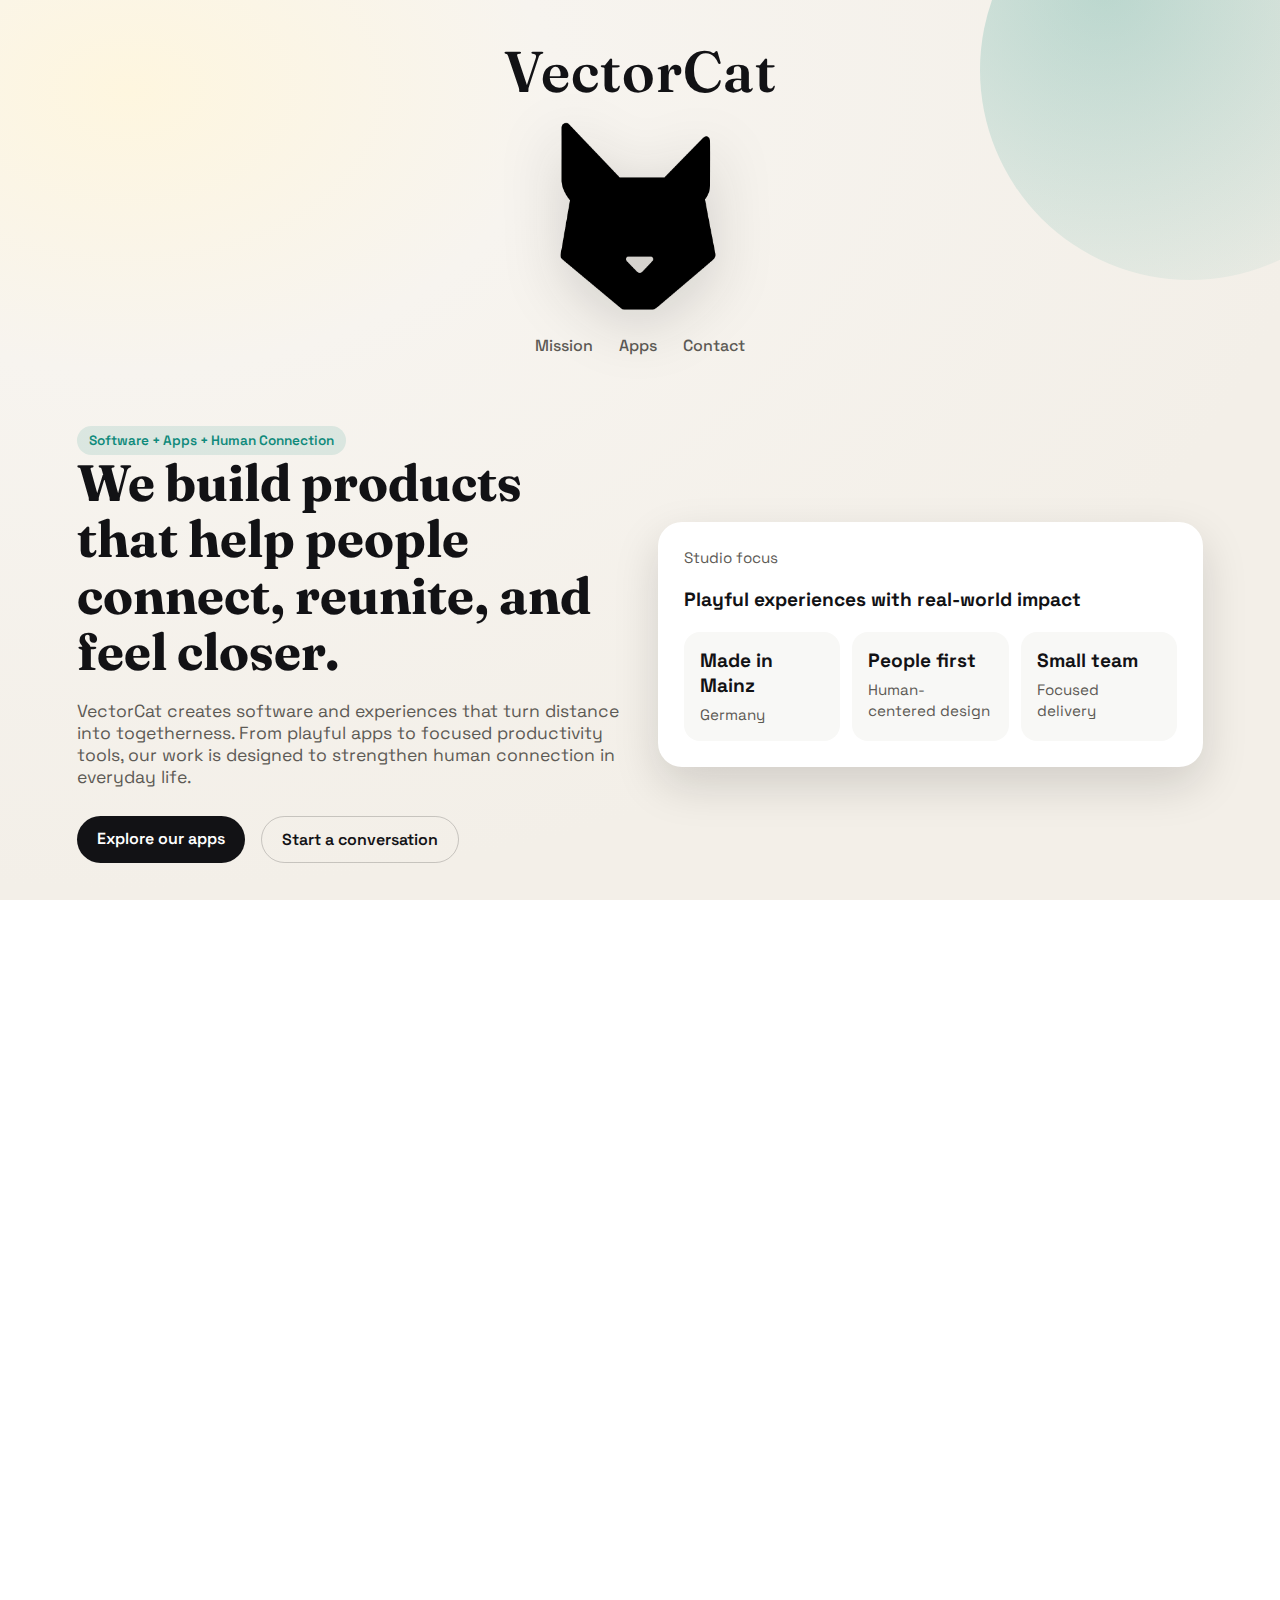
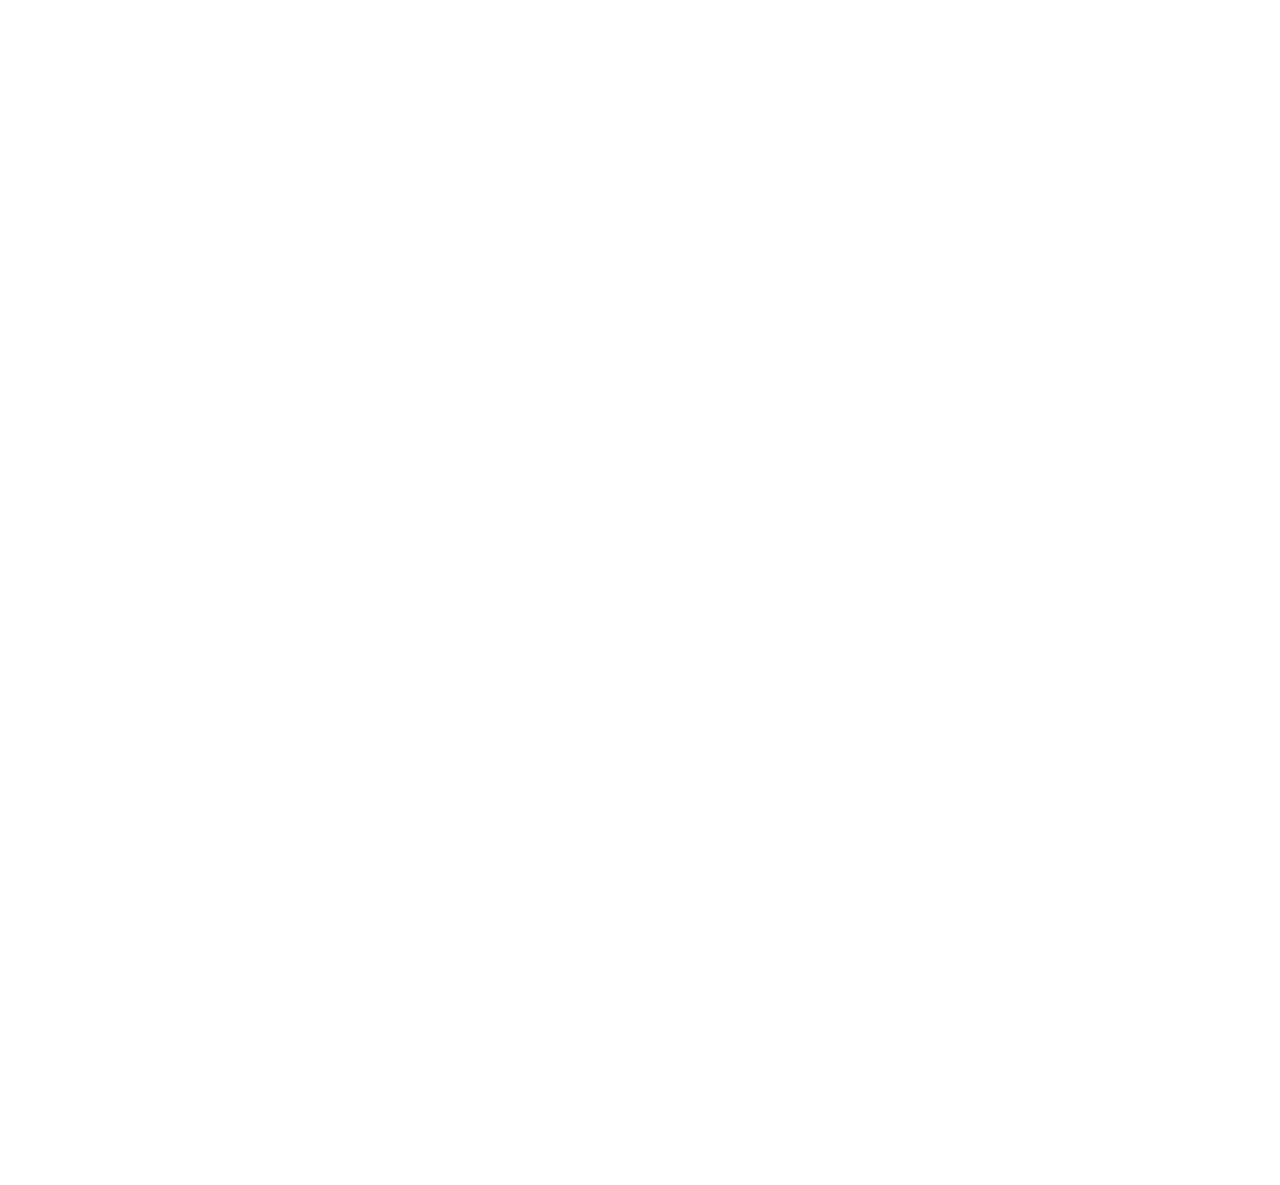
<file: index.html>
<!doctype html>
<html lang="en">
  <head>
    <meta charset="utf-8" />
    <meta name="viewport" content="width=device-width, initial-scale=1" />
    <title>VectorCat | Software & Apps for Human Connection</title>
    <meta name="description" content="VectorCat builds software and apps that bring people together and strengthen human connection." />
    <link rel="canonical" href="https://vectorcat.net/" />
    <script type="application/ld+json">
      {
        "@context": "https://schema.org",
        "@graph": [
          {
            "@type": "Organization",
            "@id": "https://vectorcat.net/#organization",
            "name": "VectorCat",
            "url": "https://vectorcat.net/",
            "logo": "https://vectorcat.net/Logo_free_nose.png"
          },
          {
            "@type": "WebSite",
            "@id": "https://vectorcat.net/#website",
            "url": "https://vectorcat.net/",
            "name": "VectorCat",
            "publisher": {
              "@id": "https://vectorcat.net/#organization"
            }
          },
          {
            "@type": "BreadcrumbList",
            "@id": "https://vectorcat.net/#breadcrumbs",
            "itemListElement": [
              {
                "@type": "ListItem",
                "position": 1,
                "name": "Home",
                "item": "https://vectorcat.net/"
              }
            ]
          }
        ]
      }
    </script>
    <link rel="icon" type="image/png" href="Logo_free_nose.png" />
    <link rel="preconnect" href="https://fonts.googleapis.com" />
    <link rel="preconnect" href="https://fonts.gstatic.com" crossorigin />
    <link href="https://fonts.googleapis.com/css2?family=Space+Grotesk:wght@400;500;600;700&family=Fraunces:opsz,wght@9..144,600&display=swap" rel="stylesheet" />
    <link rel="stylesheet" href="style.css" />
  </head>
  <body>
    <div class="page">
      <header>
        <nav class="nav">
          <div class="logo-block">
            <div class="brand">VectorCat</div>
            <img src="Logo_free_nose.png" alt="VectorCat logo mark" />
          </div>
          <div class="nav-links">
            <a href="#mission">Mission</a>
            <a href="#apps">Apps</a>
            <a href="#kontakt">Contact</a>
            <!-- <a href="imprint/">Imprint</a> -->
            <!-- <a href="privacy/">Privacy</a> -->
          </div>
        </nav>
      </header>

      <main>
        <section class="hero">
          <div>
            <div class="tag">Software + Apps + Human Connection</div>
            <h1>We build products that help people connect, reunite, and feel closer.</h1>
            <p>
              VectorCat creates software and experiences that turn distance into togetherness. From playful apps to
              focused productivity tools, our work is designed to strengthen human connection in everyday life.
            </p>
            <div class="hero-actions">
              <a class="cta" href="#apps">Explore our apps</a>
              <a class="ghost" href="#kontakt">Start a conversation</a>
            </div>
          </div>
          <div class="hero-card" aria-label="Studio highlights">
            <span>Studio focus</span>
            <strong>Playful experiences with real-world impact</strong>
            <div class="metrics">
              <div class="metric">
                <h3>Made in Mainz</h3>
                <span>Germany</span>
              </div>
              <div class="metric">
                <h3>People first</h3>
                <span>Human-centered design</span>
              </div>
              <div class="metric">
                <h3>Small team</h3>
                <span>Focused delivery</span>
              </div>
            </div>
          </div>
        </section>

        <section id="mission" class="section">
          <h2>Our mission</h2>
          <p class="section-lead">We craft digital experiences that feel warm, modern, and meaningful.</p>
          <div class="grid">
            <div class="card">
              <h3>Build connection</h3>
              <p>We design interactions that help people reach each other faster and feel seen.</p>
            </div>
            <div class="card">
              <h3>Playful focus</h3>
              <p>Games and apps that turn focus, patience, and curiosity into joyful routines.</p>
            </div>
            <!-- <div class="card">
              <h3>Careful delivery</h3>
              <p>Small, dedicated releases with the polish and reliability users can trust.</p>
            </div> -->
          </div>
        </section>

        <section id="apps" class="section">
          <h2>Apps and experiences</h2>
          <p class="section-lead">A growing collection of playful apps designed to bring people together.</p>
          <div class="carousel">
            <div class="carousel-track" id="appCarousel" aria-label="App carousel">
              <article class="app-card">
                <!-- <div class="app-badge">Featured</div> -->
                <img src="Favicon_Space_Rainbow_Journey.png" alt="Space Rainbow Journey app icon" />
                <!-- <h3>Space Rainbow Journey</h3> -->
                <p>
                  A concentration and reaction arcade game that challenges your timing while keeping the mood bright.
                </p>
               </article>
              <article class="app-card">
                <img src="Random-Tools_icon-master-1024.png" alt="Random Tools app icon" />
                <h3>Random-Tools.app</h3>
                <p>
                  A minimalist set of elegant random tools—dice, coin flips, number generator, wheel, and name picker.
                </p>
                <a class="cta" href="https://random-tools.app" target="_blank" rel="noopener noreferrer">
                  Random-Tools.app öffnen
                </a>
              </article>
              <!-- <article class="app-card">
                <div class="app-badge">Coming soon</div>
                <div class="app-placeholder" aria-hidden="true"></div>
                <h3>Subwise</h3>
                <p>Helps you keep track of subscriptions and how often you actually use them.</p>
              </article> -->
            </div>
            <button
              class="carousel-arrow carousel-arrow-left"
              type="button"
              onclick="scrollCarousel(-1)"
              aria-label="Previous app"
            >
              <
            </button>
            <button
              class="carousel-arrow carousel-arrow-right"
              type="button"
              onclick="scrollCarousel(1)"
              aria-label="Next app"
            >
              >
            </button>
            <div class="carousel-dots" id="appCarouselDots" aria-label="Carousel position"></div>
          </div>
        </section>

        <section class="cta-band" id="kontakt">
          <div class="contact-grid">
            <h2>Let’s build something that connects people.</h2>
            <p>Say hello and tell us what you want to bring to life. We reply within 24 hours.</p>
            <div class="location">Based in Mainz, Germany.</div>
          </div>
          <a class="cta" href="mailto:hallo@vectorcat.net">Email hallo@vectorcat.net</a>
        </section>
      </main>

      <div class="footer-spacer" aria-hidden="true"></div>

      <footer>
        <div>VectorCat UG (haftungsbeschränkt) · Mainz · Germany</div>
        <div>
          <a href="legal-notice/">Legal Notice</a> · <a href="privacy/">Privacy</a>
        </div>
        <div>© 2025-2026 VectorCat. All rights reserved.</div>
      </footer>
    </div>
    <script>
      const track = document.getElementById("appCarousel");
      const dotsContainer = document.getElementById("appCarouselDots");
      const cards = track ? Array.from(track.querySelectorAll(".app-card")) : [];

      const scrollToIndex = (index) => {
        if (!track || !cards[index]) {
          return;
        }
        const card = cards[index];
        const left = card.offsetLeft - (track.clientWidth - card.offsetWidth) / 2;
        track.scrollTo({ left, behavior: "smooth" });
        setActiveDot(index);
      };

      const getActiveIndex = () => {
        if (!track || cards.length === 0) {
          return 0;
        }
        const center = track.scrollLeft + track.clientWidth / 2;
        let bestIndex = 0;
        let bestDistance = Infinity;
        cards.forEach((card, index) => {
          const cardCenter = card.offsetLeft + card.offsetWidth / 2;
          const distance = Math.abs(center - cardCenter);
          if (distance < bestDistance) {
            bestDistance = distance;
            bestIndex = index;
          }
        });
        return bestIndex;
      };

      const setActiveDot = (index) => {
        if (!dotsContainer) {
          return;
        }
        Array.from(dotsContainer.children).forEach((dot, dotIndex) => {
          dot.classList.toggle("is-active", dotIndex === index);
        });
      };

      const scrollCarousel = (direction) => {
        if (cards.length === 0) {
          return;
        }
        const nextIndex = (getActiveIndex() + direction + cards.length) % cards.length;
        scrollToIndex(nextIndex);
      };

      if (dotsContainer && cards.length > 0) {
        cards.forEach((card, index) => {
          const dot = document.createElement("button");
          dot.className = "carousel-dot";
          dot.type = "button";
          dot.setAttribute("aria-label", `Go to app ${index + 1}`);
          dot.addEventListener("click", () => scrollToIndex(index));
          dotsContainer.appendChild(dot);
        });
        setActiveDot(0);
      }

      if (track) {
        track.addEventListener("scroll", () => {
          setActiveDot(getActiveIndex());
        });
      }
    </script>
  </body>
</html>
</file>
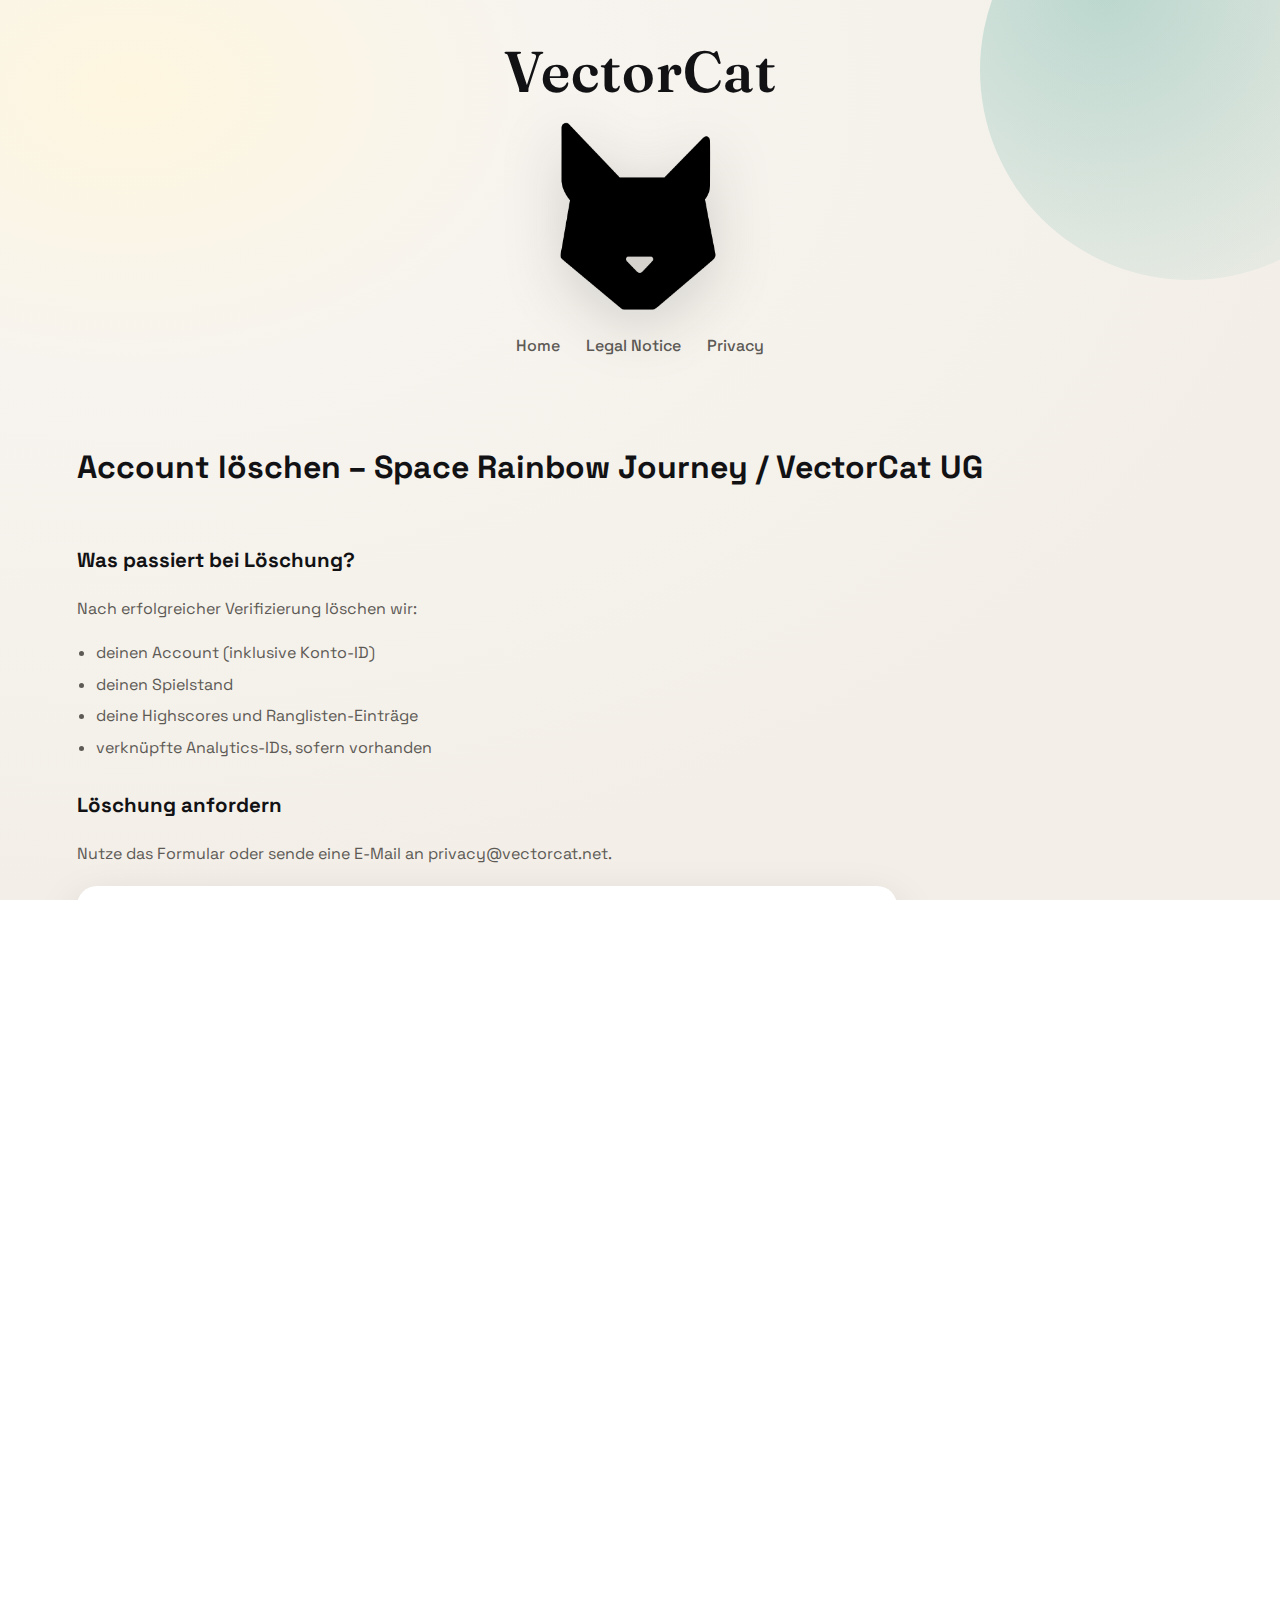
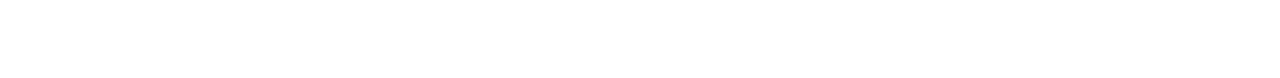
<file: delete-account/index.html>
<!doctype html>
<html lang="de">
  <head>
    <meta charset="utf-8" />
    <meta name="viewport" content="width=device-width, initial-scale=1" />
    <title>Account löschen – Space Rainbow Journey / VectorCat UG</title>
    <meta name="description" content="Anfrage zur Kontolöschung für Space Rainbow Journey." />
    <link rel="canonical" href="https://vectorcat.net/delete-account/" />
    <meta name="robots" content="noindex,nofollow,noarchive,nosnippet" />
    <meta name="googlebot" content="noindex,nofollow,noarchive,nosnippet" />
    <meta name="bingbot" content="noindex,nofollow,noarchive,nosnippet" />
    <link rel="icon" type="image/png" href="../Logo_free_nose.png" />
    <link rel="preconnect" href="https://fonts.googleapis.com" />
    <link rel="preconnect" href="https://fonts.gstatic.com" crossorigin />
    <link
      href="https://fonts.googleapis.com/css2?family=Space+Grotesk:wght@400;500;600;700&family=Fraunces:opsz,wght@9..144,600&display=swap"
      rel="stylesheet"
    />
    <link rel="stylesheet" href="../style.css" />
  </head>
  <body>
    <div class="page">
      <header>
        <nav class="nav">
          <div class="logo-block">
            <div class="brand">VectorCat</div>
            <img src="../Logo_free_nose.png" alt="VectorCat logo" />
          </div>
          <div class="nav-links">
            <a href="../index.html">Home</a>
            <a href="../legal-notice/">Legal Notice</a>
            <a href="../privacy/">Privacy</a>
          </div>
        </nav>
      </header>

      <main>
        <section class="section">
          <h1>Account löschen – Space Rainbow Journey / VectorCat UG</h1>
          <div class="privacy-content">
            <h2>Was passiert bei Löschung?</h2>
            <p>Nach erfolgreicher Verifizierung löschen wir:</p>
            <ul>
              <li>deinen Account (inklusive Konto-ID)</li>
              <li>deinen Spielstand</li>
              <li>deine Highscores und Ranglisten-Einträge</li>
              <li>verknüpfte Analytics-IDs, sofern vorhanden</li>
            </ul>

            <h2>Löschung anfordern</h2>
            <p>Nutze das Formular oder sende eine E-Mail an <a href="mailto:privacy@vectorcat.net">privacy@vectorcat.net</a>.</p>
            <details class="card">
              <summary>Formular anzeigen</summary>
              <form id="delete-account-form">
                <label for="app">Betroffene App</label>
                <select id="app" name="app" required>
                  <option value="" selected disabled>Bitte auswählen</option>
                  <option value="Space Rainbow Journey">Space Rainbow Journey</option>
                </select>
                <label for="email">E-Mail</label>
                <input id="email" name="email" type="email" required />
                <label for="username">Benutzername (optional)</label>
                <input id="username" name="username" type="text" />
                <br>
                <p class="fixed-message">
                  <strong>Vorgegebene Nachricht:</strong> Ich bitte um die Löschung meines Accounts und der zugehörigen Daten.
                </p>
                <br>
                <label for="extra">Zusätzliche Informationen (optional)</label>
                <textarea id="extra" name="extra" rows="4" placeholder="Weitere Hinweise, z. B. Gerät, Plattform, Zeitpunkt der Registrierung."></textarea>
                <button type="submit">Löschung anfordern</button>
              </form>
            </details>

            <h2>Zeitraum &amp; Ausnahmen</h2>
            <p>Die Löschung erfolgt in der Regel innerhalb von bis zu 30 Tagen.</p>
            <p>
              Gesetzliche Aufbewahrungspflichten oder Maßnahmen zur Betrugsprävention können eine längere Speicherung
              einzelner Daten erfordern. Solche Daten werden dann nur zu diesen Zwecken aufbewahrt und anschließend gelöscht.
            </p>

            <h2>Weitere Informationen</h2>
            <p>Details zur Datenverarbeitung findest du in unserer <a href="../privacy/">Privacy Policy</a>.</p>
          </div>
        </section>
      </main>

      <footer>
        <div>VectorCat · Mainz · Germany</div>
        <div>
          <a href="../legal-notice/">Legal Notice</a> · <a href="../privacy/">Privacy</a>
        </div>
        <div>© 2025-2026 VectorCat. All rights reserved.</div>
      </footer>
    </div>
    <script>
      const form = document.querySelector("#delete-account-form");
      if (form) {
        form.addEventListener("submit", (event) => {
          event.preventDefault();
          const app = form.querySelector("#app").value;
          const email = form.querySelector("#email").value;
          const username = form.querySelector("#username").value || "n/a";
          const message = "Ich bitte um die Löschung meines Accounts und der zugehörigen Daten.";
          const extra = form.querySelector("#extra").value;
          const subject = `Account loeschen - ${app}`;
          const bodyLines = [
            `App: ${app}`,
            `E-Mail: ${email}`,
            `Benutzername: ${username}`,
            "",
            "Nachricht:",
            message,
            extra ? "" : null,
            extra ? "Zusatz:" : null,
            extra || null
          ];
          const mailto = `mailto:support@deinedomain?subject=${encodeURIComponent(
            subject
          )}&body=${encodeURIComponent(bodyLines.filter(Boolean).join("\n"))}`;
          window.location.href = mailto;
        });
      }
    </script>
  </body>
</html>
</file>
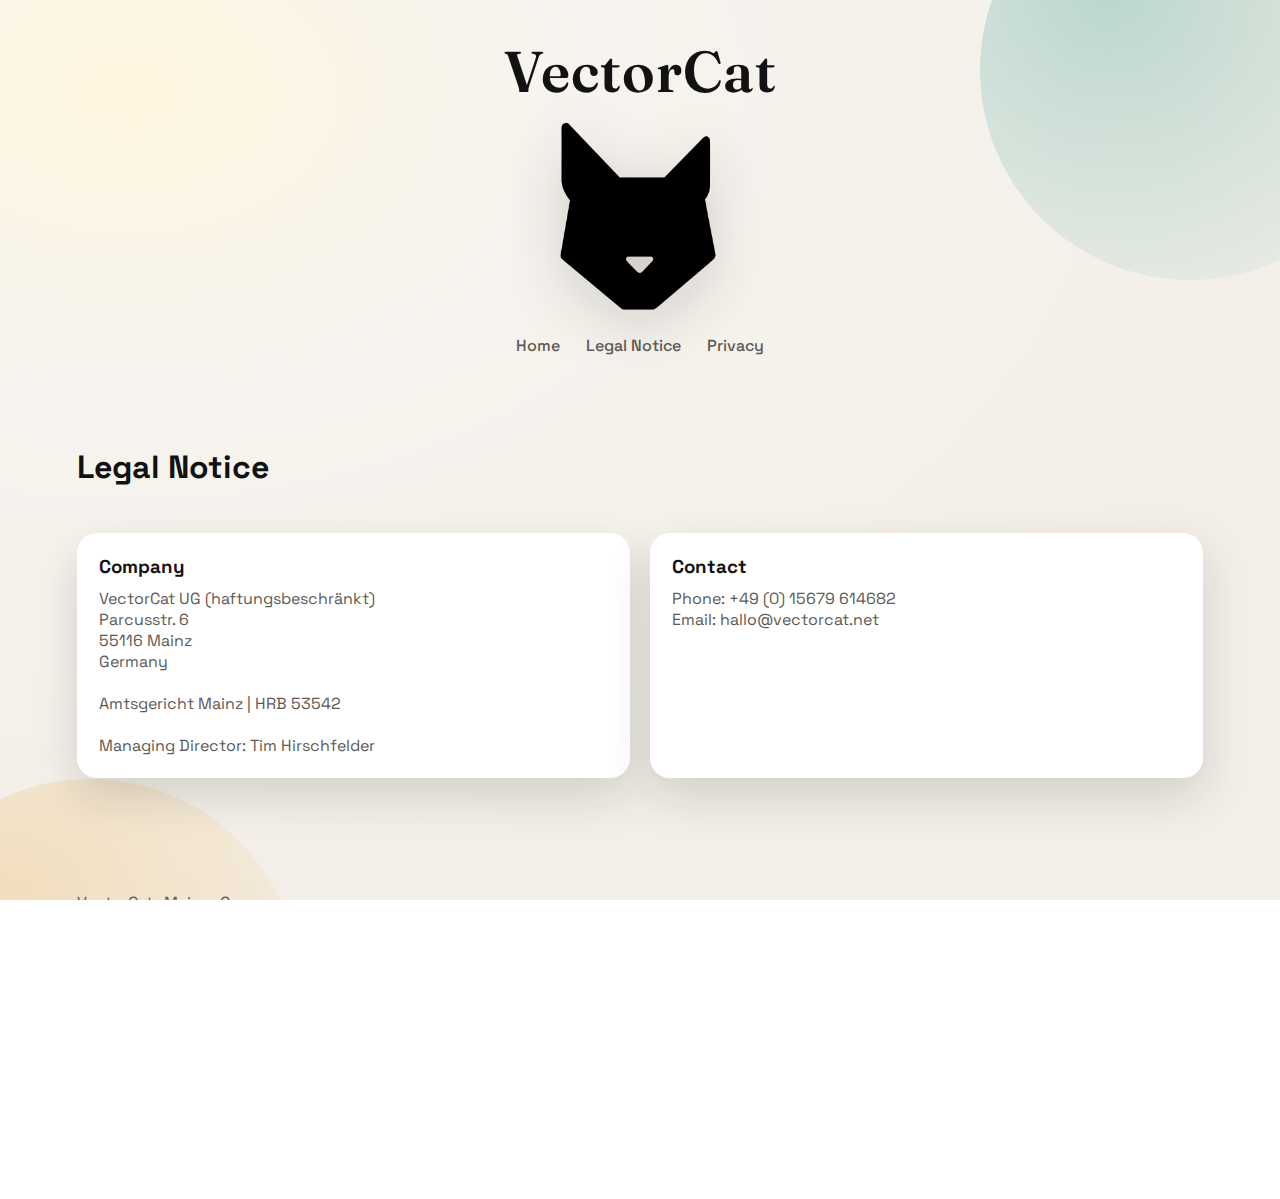
<file: legal-notice/index.html>
<!doctype html>
<html lang="en">

<head>
    <meta charset="utf-8" />
    <meta name="viewport" content="width=device-width, initial-scale=1" />
    <title>Imprint · VectorCat</title>
    <meta name="description" content="Imprint and legal notice for VectorCat." />
    <link rel="canonical" href="https://vectorcat.net/legal-notice/" />
    <meta name="robots" content="noindex,nofollow,noarchive,nosnippet" />
    <meta name="googlebot" content="noindex,nofollow,noarchive,nosnippet" />
    <meta name="bingbot" content="noindex,nofollow,noarchive,nosnippet" />
    <link rel="icon" type="image/png" href="../Logo_free_nose.png" />
    <link rel="preconnect" href="https://fonts.googleapis.com" />
    <link rel="preconnect" href="https://fonts.gstatic.com" crossorigin />
    <link
        href="https://fonts.googleapis.com/css2?family=Space+Grotesk:wght@400;500;600;700&family=Fraunces:opsz,wght@9..144,600&display=swap"
        rel="stylesheet" />
    <link rel="stylesheet" href="../style.css" />
</head>

<body>
    <div class="page">
        <header>
            <nav class="nav">
                <div class="logo-block">
                    <div class="brand">VectorCat</div>
                    <img src="../Logo_free_nose.png" alt="VectorCat logo" />
                </div>
                <div class="nav-links">
                    <a href="../">Home</a>
                    <a href="../legal-notice/">Legal Notice</a>
                    <a href="../privacy/">Privacy</a>
                </div>
            </nav>
        </header>

        <main>
            <section class="section">
                <h1>Legal Notice</h1>
                
                <div class="grid">
                    <div class="card">
                        <h3>Company</h3>
                        <p>VectorCat UG (haftungsbeschränkt)</p>
                        <p>Parcusstr. 6 </p>
                        <p>55116 Mainz</p> 
                        <p>Germany</p>
                        <br>
                        <p>Amtsgericht Mainz | HRB 53542</p>
                        <br>
                        <p>Managing Director: Tim Hirschfelder</p>
                    </div>
                    <div class="card">
                        <h3>Contact</h3>
                        <p>Phone: +49 (0) 15679 614682</p>
                        <p>Email: hallo@vectorcat.net</p>
                    <!--</div>
                    <div class="card">
                        <h3>Legal notice</h3>
                        <p>Further legal details will be provided here soon.</p>
                    </div> -->
                </div>
            </section>
        </main>

        <footer>
            <div>VectorCat · Mainz · Germany</div>
            <div>
                <a href="../legal-notice/">Legal Notice</a> · <a href="../privacy/">Privacy</a>
            </div>
            <div>© 2025-2026 VectorCat. All rights reserved.</div>
        </footer>
    </div>
</body>

</html>
</file>
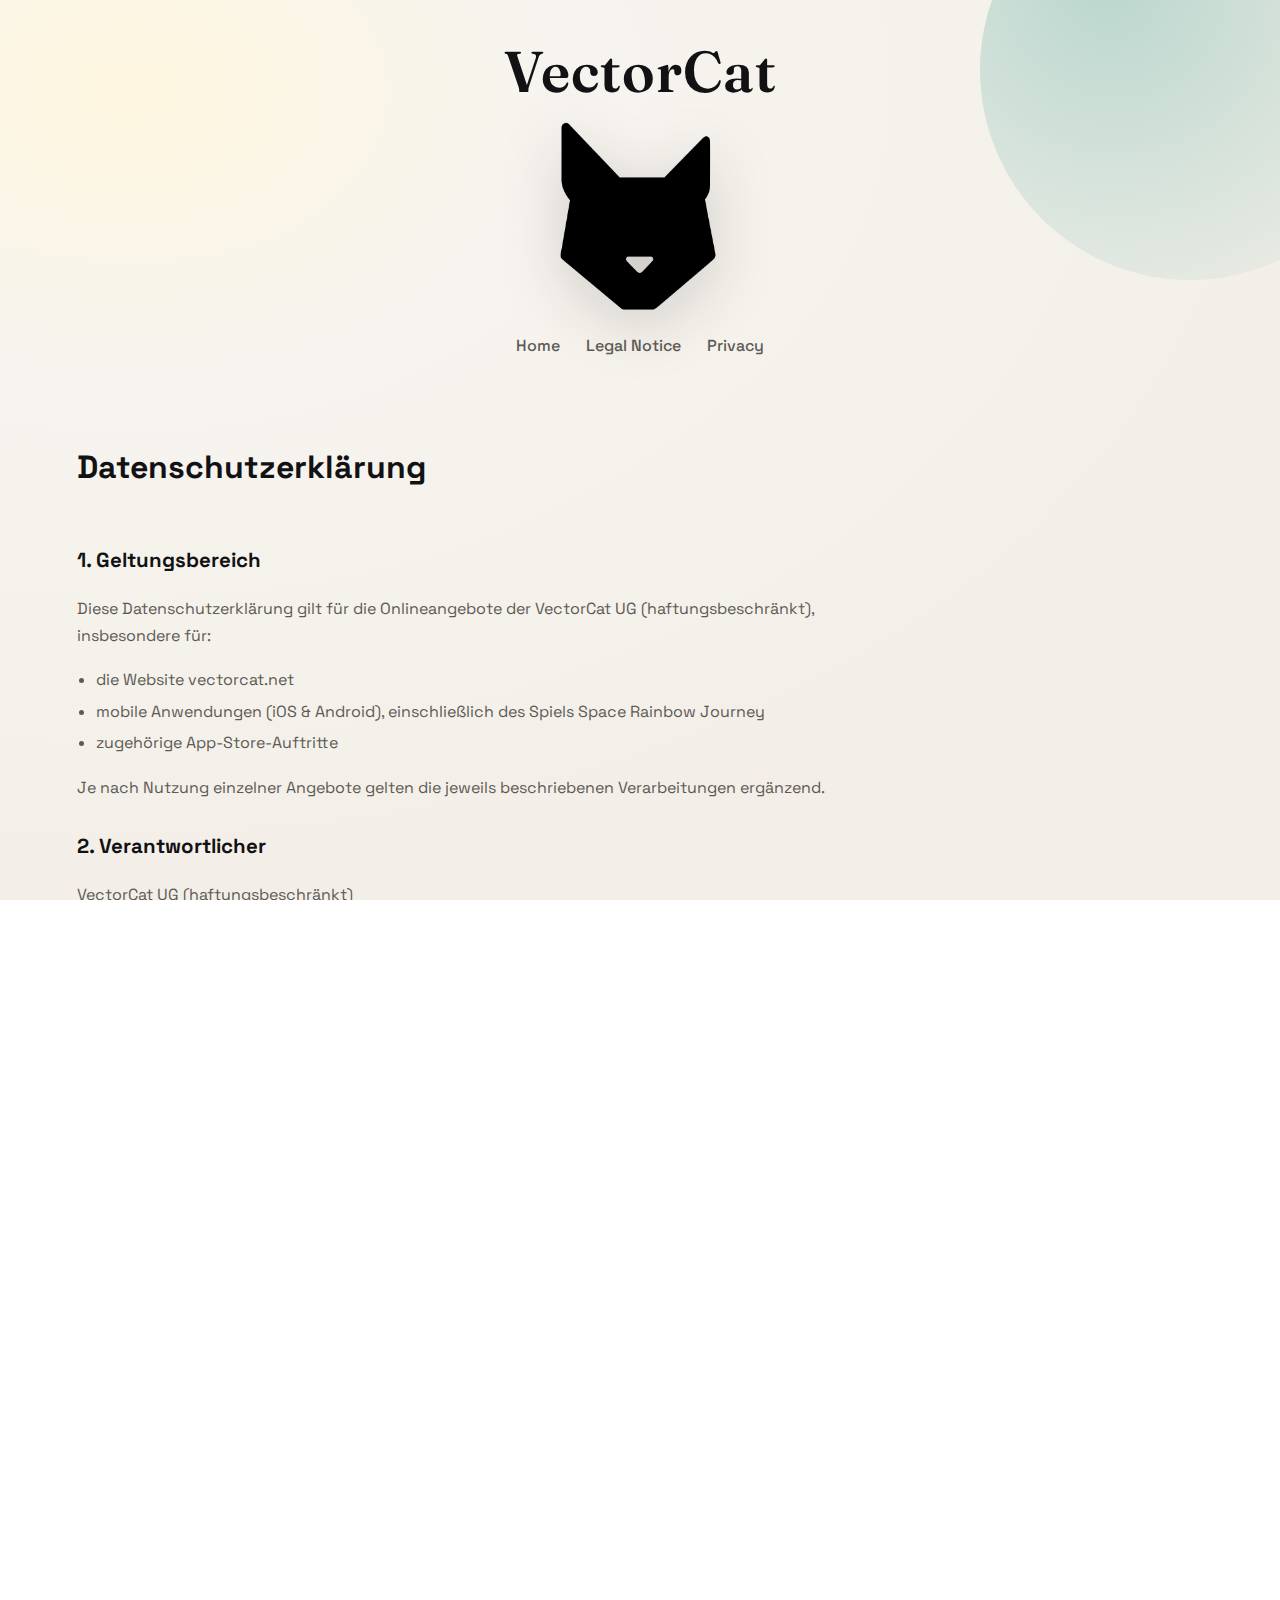
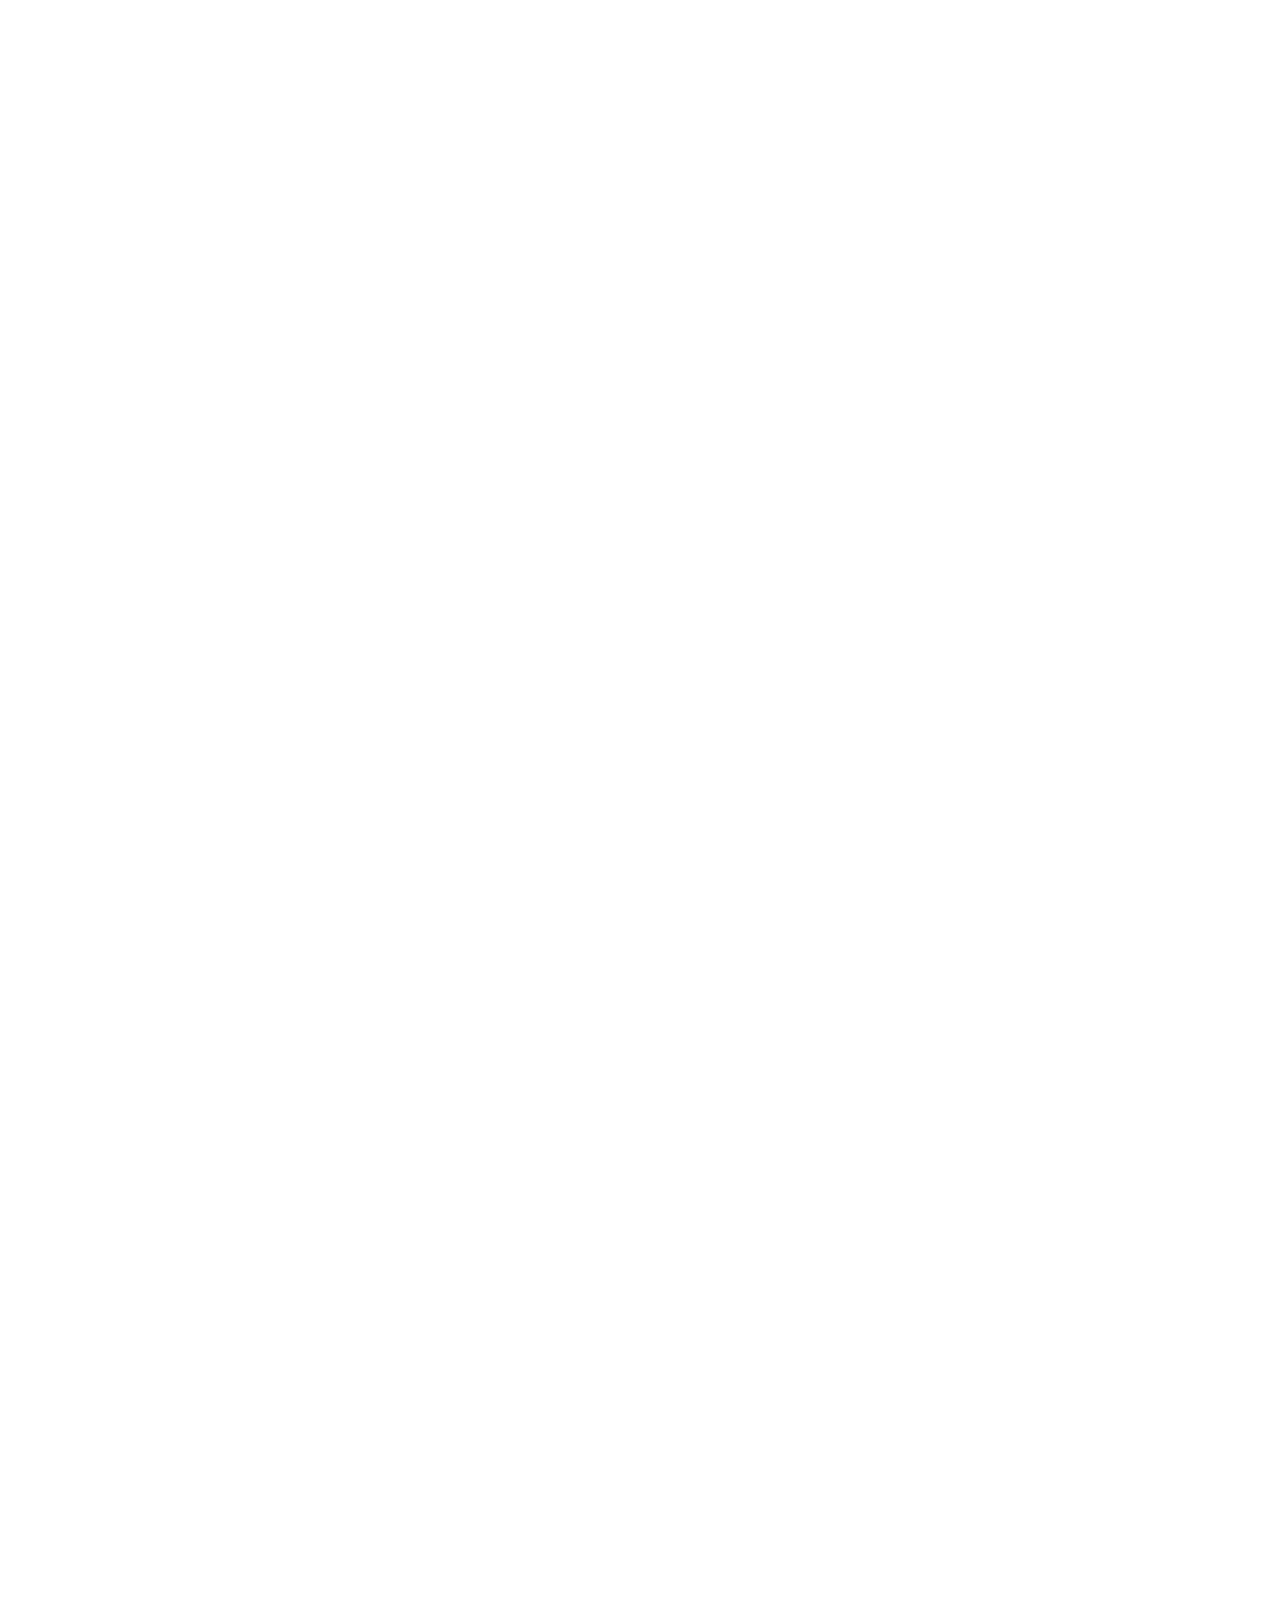
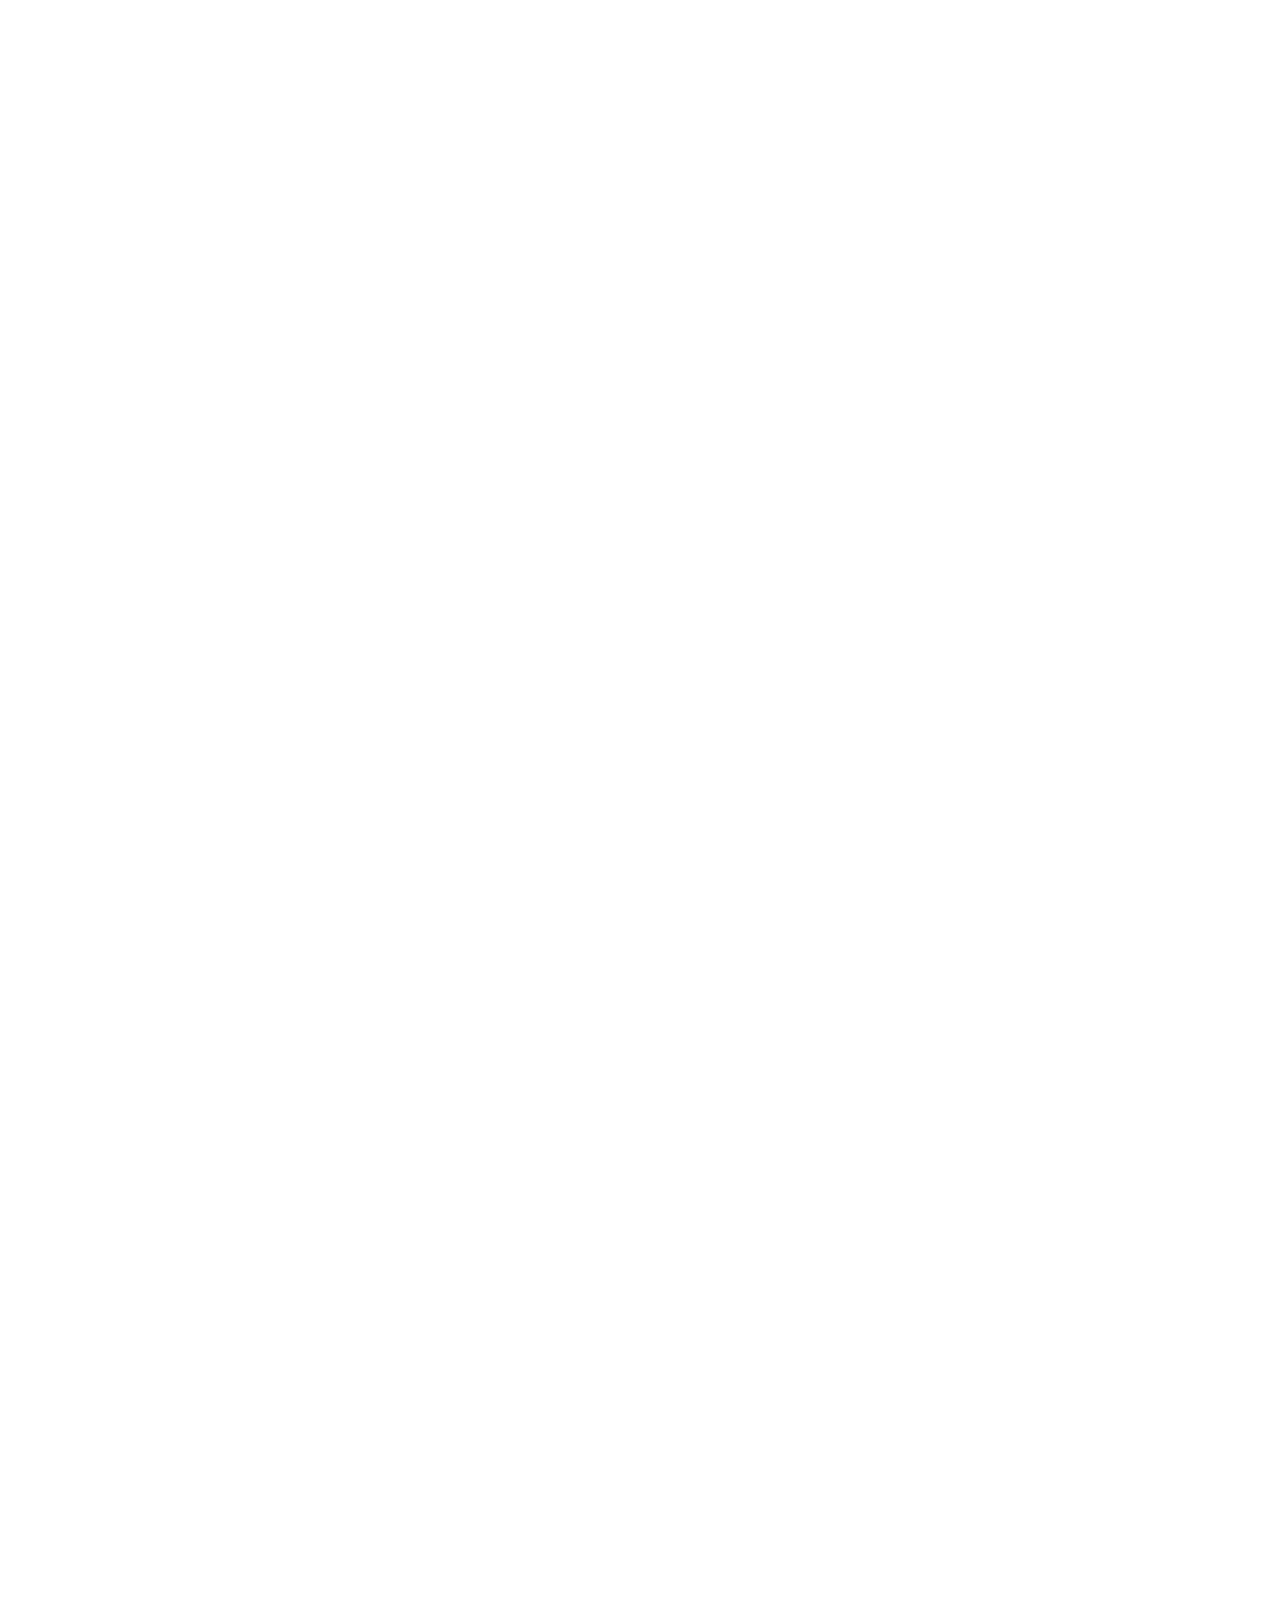
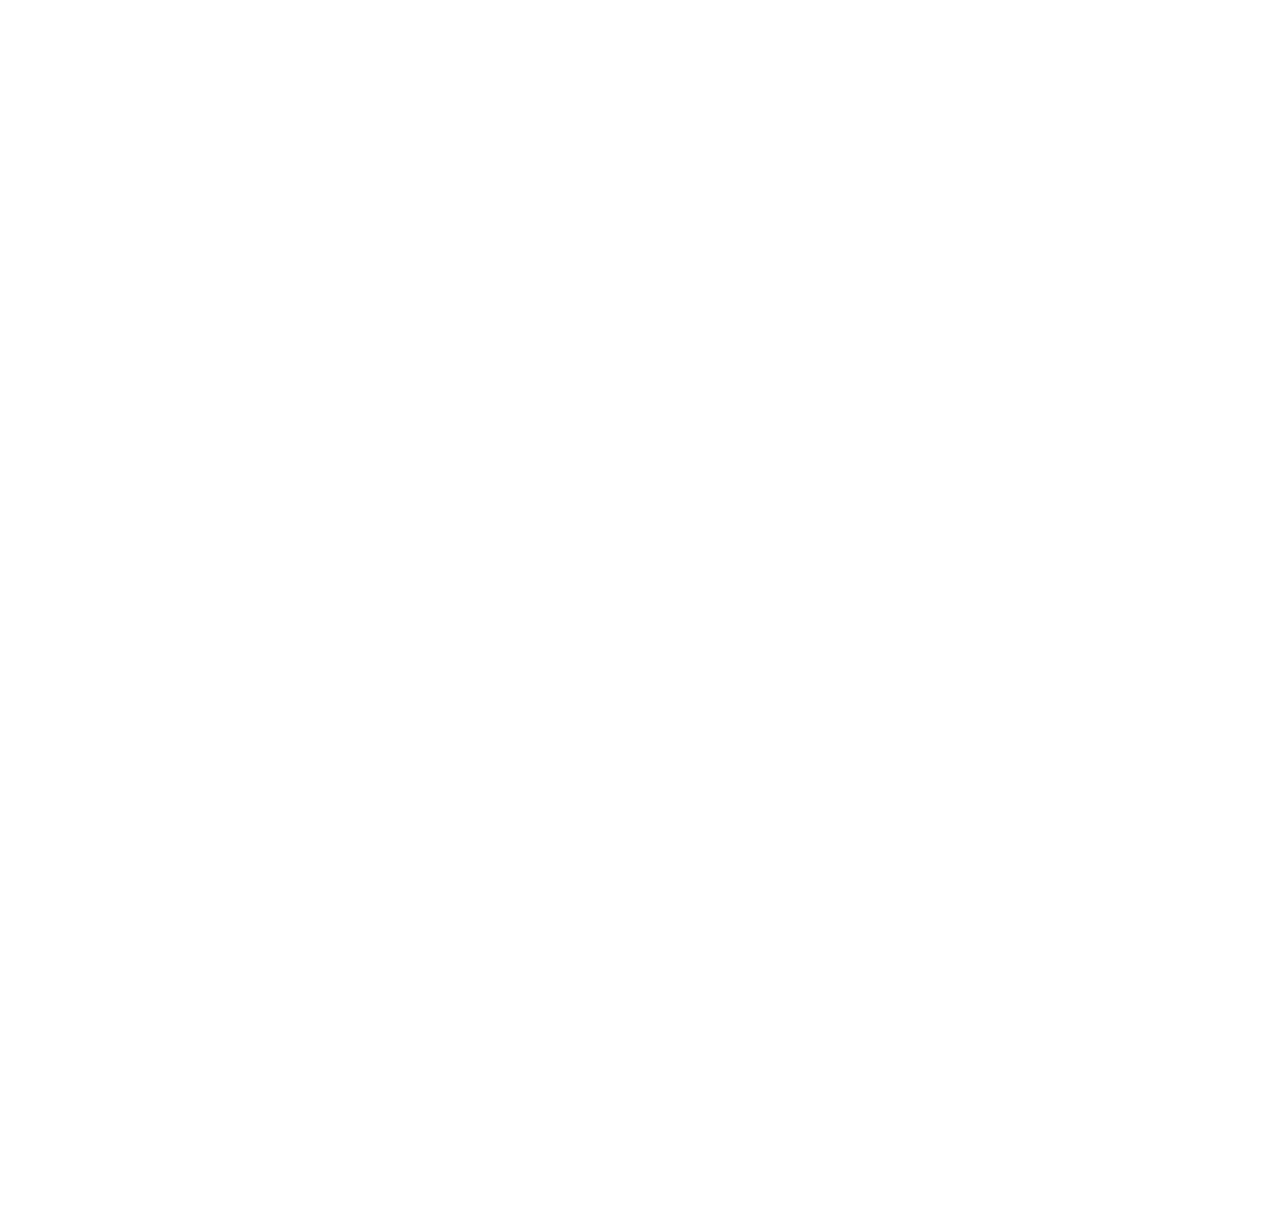
<file: privacy/index.html>
<!doctype html>
<html lang="en">
  <head>
    <meta charset="utf-8" />
    <meta name="viewport" content="width=device-width, initial-scale=1" />
    <title>Privacy · VectorCat</title>
    <meta name="description" content="Privacy policy for VectorCat." />
    <link rel="canonical" href="https://vectorcat.net/privacy/" />
    <meta name="robots" content="noindex,nofollow,noarchive,nosnippet" />
    <meta name="googlebot" content="noindex,nofollow,noarchive,nosnippet" />
    <meta name="bingbot" content="noindex,nofollow,noarchive,nosnippet" />
    <link rel="icon" type="image/png" href="../Logo_free_nose.png" />
    <link rel="preconnect" href="https://fonts.googleapis.com" />
    <link rel="preconnect" href="https://fonts.gstatic.com" crossorigin />
    <link
      href="https://fonts.googleapis.com/css2?family=Space+Grotesk:wght@400;500;600;700&family=Fraunces:opsz,wght@9..144,600&display=swap"
      rel="stylesheet"
    />
    <link rel="stylesheet" href="../style.css" />
  </head>
  <body>
    <div class="page">
      <header>
        <nav class="nav">
          <div class="logo-block">
            <div class="brand">VectorCat</div>
            <img src="../Logo_free_nose.png" alt="VectorCat logo" />
          </div>
          <div class="nav-links">
            <a href="../">Home</a>
            <a href="../legal-notice/">Legal Notice</a>
            <a href="../privacy/">Privacy</a>
          </div>
        </nav>
      </header>

      <main>
        <section class="section">
          <h1>Datenschutzerklärung</h1>
          <div class="privacy-content">
            <h2>1. Geltungsbereich</h2>
            <p>Diese Datenschutzerklärung gilt für die Onlineangebote der VectorCat UG (haftungsbeschränkt), insbesondere für:</p>
            <ul>
              <li>die Website vectorcat.net</li>
              <li>mobile Anwendungen (iOS &amp; Android), einschließlich des Spiels Space Rainbow Journey</li>
              <li>zugehörige App-Store-Auftritte</li>
            </ul>
            <p>Je nach Nutzung einzelner Angebote gelten die jeweils beschriebenen Verarbeitungen ergänzend.</p>

            <h2>2. Verantwortlicher</h2>
            <p>VectorCat UG (haftungsbeschränkt)</p>
            <p>Parcusstraße 6</p>
            <p>55116 Mainz</p>
            <p>Deutschland</p>
            <p>E-Mail (Datenschutzanfragen): privacy@vectorcat.app</p>
            <p>Ein Datenschutzbeauftragter ist gemäß Art. 37 DSGVO nicht erforderlich.</p>

            <h2>3. Allgemeine Datenverarbeitung</h2>
            <h3>3.1 Besuch der Website</h3>
            <p>Beim Aufruf unserer Website werden durch den Hosting-Anbieter automatisch folgende Daten verarbeitet:</p>
            <ul>
              <li>IP-Adresse</li>
              <li>Datum und Uhrzeit des Zugriffs</li>
              <li>aufgerufene Datei</li>
              <li>Browser- und Betriebssysteminformationen</li>
              <li>Referrer-URL</li>
            </ul>
            <p>Zweck: technische Bereitstellung, Sicherheit und Stabilität der Website. Rechtsgrundlage: Art. 6 Abs. 1 lit. f DSGVO.</p>

            <h3>3.2 Kontaktaufnahme</h3>
            <p>Bei Kontaktaufnahme per E-Mail verarbeiten wir die übermittelten Daten zur Bearbeitung der Anfrage.</p>
            <p>Rechtsgrundlage: Art. 6 Abs. 1 lit. b DSGVO (vorvertraglich) bzw. lit. f DSGVO.</p>

            <h2>4. Mobile Anwendungen (allgemein)</h2>
            <p>Unsere Apps verarbeiten personenbezogene Daten ausschließlich, soweit dies erforderlich ist für:</p>
            <ul>
              <li>Betrieb und Sicherheit</li>
              <li>Nutzerkonten und Synchronisierung</li>
              <li>Speicherung von Spielständen oder Fortschritten</li>
              <li>Fehleranalyse und technische Optimierung</li>
            </ul>
            <p>Es erfolgt keine Verarbeitung besonderer Kategorien personenbezogener Daten.</p>

            <h2>5. Space Rainbow Journey (spielbezogene Verarbeitung)</h2>
            <h3>5.1 Nutzerkonto</h3>
            <p>Verarbeitete Daten:</p>
            <ul>
              <li>E-Mail-Adresse oder Authentifizierungs-ID</li>
              <li>gewählter Nickname</li>
              <li>interne Nutzer-ID</li>
            </ul>
            <p>Zweck: Fortschrittsspeicherung, Online-Funktionen, Ranglisten. Rechtsgrundlage: Art. 6 Abs. 1 lit. b DSGVO.</p>

            <h3>5.2 Highscores &amp; Ranglisten</h3>
            <p>Öffentlich sichtbar:</p>
            <ul>
              <li>Nickname</li>
              <li>Punktestand und Rang</li>
            </ul>
            <p>Interne Nutzer-IDs werden nicht öffentlich angezeigt.</p>

            <h3>5.3 Spiel- und Nutzungsdaten</h3>
            <p>Spielsessions (Level, Score, Zeitstempel)</p>
            <p>aggregierte Statistiken zur Spielbalance</p>
            <p>Zweck: Spielverbesserung und Stabilität. Rechtsgrundlage: Art. 6 Abs. 1 lit. f DSGVO.</p>

            <h2>6. Fehleranalyse &amp; Infrastruktur</h2>
            <p>Wir setzen technische Dienstleister ein (z. B. Firebase Crashlytics), um:</p>
            <ul>
              <li>App-Abstürze zu analysieren</li>
              <li>technische Fehler zu beheben</li>
            </ul>
            <p>Verarbeitet werden pseudonymisierte Geräte- und App-Metadaten. Rechtsgrundlage: Art. 6 Abs. 1 lit. f DSGVO.</p>

            <h2>7. Werbung &amp; In-App-Käufe (sofern aktiviert)</h2>
            <h3>7.1 Werbung</h3>
            <p>In kostenlosen App-Versionen können Werbedienste (z. B. Google AdMob) eingesetzt werden.</p>
            <ul>
              <li>Personalisierte Werbung erfolgt nur mit Einwilligung</li>
              <li>ohne Einwilligung werden nicht-personalisierte Anzeigen ausgeliefert</li>
            </ul>
            <p>Rechtsgrundlagen:</p>
            <ul>
              <li>Art. 6 Abs. 1 lit. a DSGVO (Einwilligung)</li>
              <li>Art. 6 Abs. 1 lit. f DSGVO (nicht-personalisierte Ausspielung)</li>
            </ul>

            <h3>7.2 Käufe</h3>
            <p>In-App-Käufe werden über die jeweiligen App-Stores abgewickelt. Zahlungsdaten werden nicht auf unseren Systemen gespeichert.</p>
            <p>Rechtsgrundlage: Art. 6 Abs. 1 lit. b DSGVO und lit. c DSGVO.</p>

            <h2>8. App-Stores</h2>
            <p>
              Der Download unserer Apps erfolgt über Plattformen Dritter (Apple App Store, Google Play Store). Für deren
              Datenverarbeitung gelten die Datenschutzhinweise der jeweiligen Anbieter.
            </p>

            <h2>9. Speicherdauer</h2>
            <ul>
              <li>Nutzer- und Spieldaten: bis zur Kontolöschung oder längerer Inaktivität</li>
              <li>Crash- und Sicherheitslogs: i. d. R. 7-90 Tage</li>
              <li>Abrechnungsdaten: gemäß gesetzlicher Aufbewahrungsfristen</li>
            </ul>

            <h2>10. Rechte der betroffenen Personen</h2>
            <p>Sie haben das Recht auf:</p>
            <ul>
              <li>Auskunft</li>
              <li>Berichtigung</li>
              <li>Löschung</li>
              <li>Einschränkung der Verarbeitung</li>
              <li>Datenübertragbarkeit</li>
              <li>Widerspruch</li>
              <li>Widerruf erteilter Einwilligungen</li>
            </ul>
            <p>Anfragen bitte an privacy@vectorcat.app.</p>

            <h2>11. Kinder</h2>
            <p>Unsere Angebote richten sich nicht gezielt an Kinder unter 16 Jahren.</p>

            <h2>11a. Konto- und Datenlöschung</h2>
            <p>Sie können Ihr Benutzerkonto und die damit verbundenen personenbezogenen Daten jederzeit löschen.</p>
            <h3>Löschwege</h3>
            <ul>
              <li>In der App: Einstellungen → Konto → Konto löschen (eine erneute Anmeldung oder Bestätigung kann erforderlich sein).</li>
              <li>
                Über das Web: Die Löschung kann auch ohne installierte App über folgende Seite angefordert werden:
                <a href="https://www.vectorcat.net/delete-account/">www.vectorcat.net/delete-account</a> oder per E-Mail an support@vectorcat.app.
              </li>
            </ul>
            <h3>Welche Daten werden gelöscht?</h3>
            <p>Im Rahmen der Kontolöschung entfernen wir insbesondere:</p>
            <ul>
              <li>Konto- und Anmeldedaten (z. B. E-Mail-Adresse, verwendeter Login-Provider wie Google oder Apple)</li>
              <li>Profil- und Nutzernamendaten</li>
              <li>Spielstände, Session- und Highscore-Daten</li>
              <li>dem Konto zuordenbare Support- oder Kommunikationsdaten</li>
            </ul>
            <p>
              Einträge in öffentlichen Ranglisten werden gelöscht oder anonymisiert (z. B. Anzeige „Gelöschter Nutzer“),
              soweit dies technisch und organisatorisch möglich ist.
            </p>
            <h3>Identitätsprüfung</h3>
            <p>
              Zum Schutz vor unbefugten Löschungen führen wir eine angemessene Verifizierung durch, z. B. über einen
              Bestätigungslink an die im Konto hinterlegte E-Mail-Adresse oder eine erneute Authentifizierung in der App.
              Ohne ausreichende Verifizierung kann eine Löschanfrage abgelehnt werden.
            </p>
            <h3>Bearbeitungsdauer</h3>
            <p>Löschanfragen werden in der Regel unverzüglich bearbeitet und spätestens innerhalb von 30 Tagen vollständig umgesetzt.</p>
            <h3>Aufbewahrung und Ausnahmen</h3>
            <p>
              Bestimmte Daten können wir im erforderlichen Umfang länger speichern, etwa aus Gründen der IT-Sicherheit, zur
              Missbrauchsprävention oder zur Erfüllung gesetzlicher Aufbewahrungspflichten. Diese Daten werden ausschließlich
              zu diesen Zwecken verarbeitet und nach Ablauf der jeweiligen Frist gelöscht.
            </p>
            <h3>Backups</h3>
            <p>
              Gelöschte Daten werden aus den aktiven Systemen entfernt. In Sicherungskopien (Backups) können Daten bis zur
              planmäßigen Überschreibung verbleiben; Backups werden ausschließlich zu Wiederherstellungszwecken genutzt und
              nicht für produktive Verarbeitungen herangezogen.
            </p>

            <h2>12. Änderungen</h2>
            <p>Diese Datenschutzerklärung wird angepasst, wenn sich Funktionen, Rechtslage oder technische Rahmenbedingungen ändern.</p>
            <p>Stand: 04. Januar 2026</p>
          </div>
        </section>
      </main>

      <footer>
        <div>VectorCat · Mainz · Germany</div>
        <div>
          <a href="../legal-notice/">Legal Notice</a> · <a href="../privacy/">Privacy</a>
        </div>
        <div>© 2025-2026 VectorCat. All rights reserved.</div>
      </footer>
    </div>
  </body>
</html>
</file>
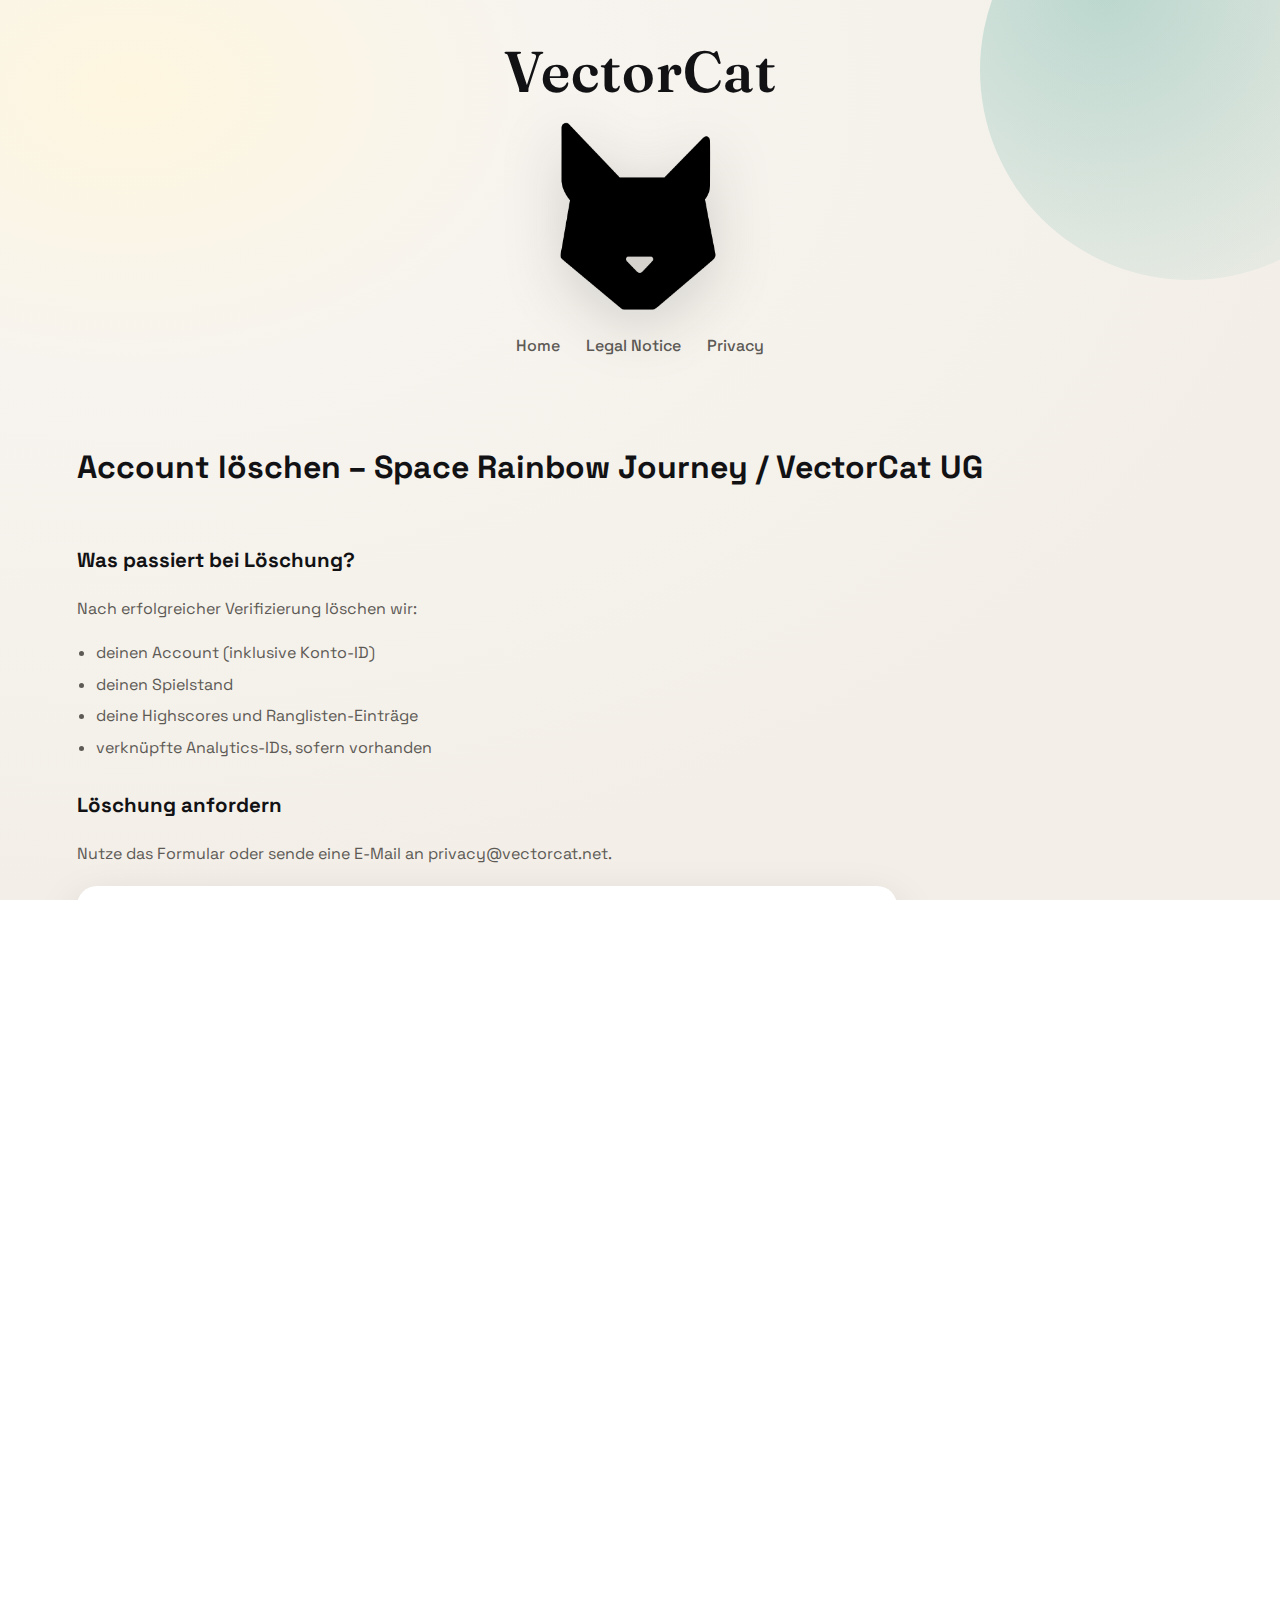
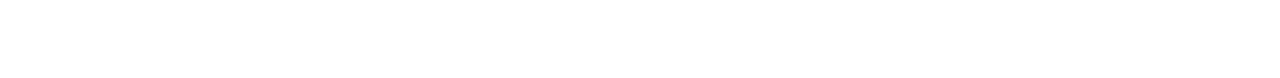
<file: delete-account.html>
<!doctype html>
<html lang="de">
  <head>
    <meta charset="utf-8" />
    <meta name="viewport" content="width=device-width, initial-scale=1" />
    <title>Account löschen – Space Rainbow Journey / VectorCat UG</title>
    <meta name="description" content="Anfrage zur Kontolöschung für Space Rainbow Journey." />
    <link rel="canonical" href="https://vectorcat.net/delete-account.html" />
    <meta name="robots" content="noindex,nofollow,noarchive,nosnippet" />
    <meta name="googlebot" content="noindex,nofollow,noarchive,nosnippet" />
    <meta name="bingbot" content="noindex,nofollow,noarchive,nosnippet" />
    <link rel="icon" type="image/png" href="Logo_free_nose.png" />
    <link rel="preconnect" href="https://fonts.googleapis.com" />
    <link rel="preconnect" href="https://fonts.gstatic.com" crossorigin />
    <link
      href="https://fonts.googleapis.com/css2?family=Space+Grotesk:wght@400;500;600;700&family=Fraunces:opsz,wght@9..144,600&display=swap"
      rel="stylesheet"
    />
    <link rel="stylesheet" href="style.css" />
  </head>
  <body>
    <div class="page">
      <header>
        <nav class="nav">
          <div class="logo-block">
            <div class="brand">VectorCat</div>
            <img src="Logo_free_nose.png" alt="VectorCat logo" />
          </div>
          <div class="nav-links">
            <a href="index.html">Home</a>
            <a href="legal-notice.html">Legal Notice</a>
            <a href="privacy.html">Privacy</a>
          </div>
        </nav>
      </header>

      <main>
        <section class="section">
          <h1>Account löschen – Space Rainbow Journey / VectorCat UG</h1>
          <div class="privacy-content">
            <h2>Was passiert bei Löschung?</h2>
            <p>Nach erfolgreicher Verifizierung löschen wir:</p>
            <ul>
              <li>deinen Account (inklusive Konto-ID)</li>
              <li>deinen Spielstand</li>
              <li>deine Highscores und Ranglisten-Einträge</li>
              <li>verknüpfte Analytics-IDs, sofern vorhanden</li>
            </ul>

            <h2>Löschung anfordern</h2>
            <p>Nutze das Formular oder sende eine E-Mail an <a href="mailto:privacy@vectorcat.net">privacy@vectorcat.net</a>.</p>
            <details class="card">
              <summary>Formular anzeigen</summary>
              <form id="delete-account-form">
                <label for="app">Betroffene App</label>
                <select id="app" name="app" required>
                  <option value="" selected disabled>Bitte auswählen</option>
                  <option value="Space Rainbow Journey">Space Rainbow Journey</option>
                </select>
                <label for="email">E-Mail</label>
                <input id="email" name="email" type="email" required />
                <label for="username">Benutzername (optional)</label>
                <input id="username" name="username" type="text" />
                <br>
                <p class="fixed-message">
                  <strong>Vorgegebene Nachricht:</strong> Ich bitte um die Löschung meines Accounts und der zugehörigen Daten.
                </p>
                <br>
                <label for="extra">Zusätzliche Informationen (optional)</label>
                <textarea id="extra" name="extra" rows="4" placeholder="Weitere Hinweise, z. B. Gerät, Plattform, Zeitpunkt der Registrierung."></textarea>
                <button type="submit">Löschung anfordern</button>
              </form>
            </details>

            <h2>Zeitraum &amp; Ausnahmen</h2>
            <p>Die Löschung erfolgt in der Regel innerhalb von bis zu 30 Tagen.</p>
            <p>
              Gesetzliche Aufbewahrungspflichten oder Maßnahmen zur Betrugsprävention können eine längere Speicherung
              einzelner Daten erfordern. Solche Daten werden dann nur zu diesen Zwecken aufbewahrt und anschließend gelöscht.
            </p>

            <h2>Weitere Informationen</h2>
            <p>Details zur Datenverarbeitung findest du in unserer <a href="privacy.html">Privacy Policy</a>.</p>
          </div>
        </section>
      </main>

      <footer>
        <div>VectorCat · Mainz · Germany</div>
        <div>
          <a href="legal-notice.html">Legal Notice</a> · <a href="privacy.html">Privacy</a>
        </div>
        <div>© 2025-2026 VectorCat. All rights reserved.</div>
      </footer>
    </div>
    <script>
      const form = document.querySelector("#delete-account-form");
      if (form) {
        form.addEventListener("submit", (event) => {
          event.preventDefault();
          const app = form.querySelector("#app").value;
          const email = form.querySelector("#email").value;
          const username = form.querySelector("#username").value || "n/a";
          const message = "Ich bitte um die Löschung meines Accounts und der zugehörigen Daten.";
          const extra = form.querySelector("#extra").value;
          const subject = `Account loeschen - ${app}`;
          const bodyLines = [
            `App: ${app}`,
            `E-Mail: ${email}`,
            `Benutzername: ${username}`,
            "",
            "Nachricht:",
            message,
            extra ? "" : null,
            extra ? "Zusatz:" : null,
            extra || null
          ];
          const mailto = `mailto:support@deinedomain?subject=${encodeURIComponent(
            subject
          )}&body=${encodeURIComponent(bodyLines.filter(Boolean).join("\n"))}`;
          window.location.href = mailto;
        });
      }
    </script>
  </body>
</html>
</file>
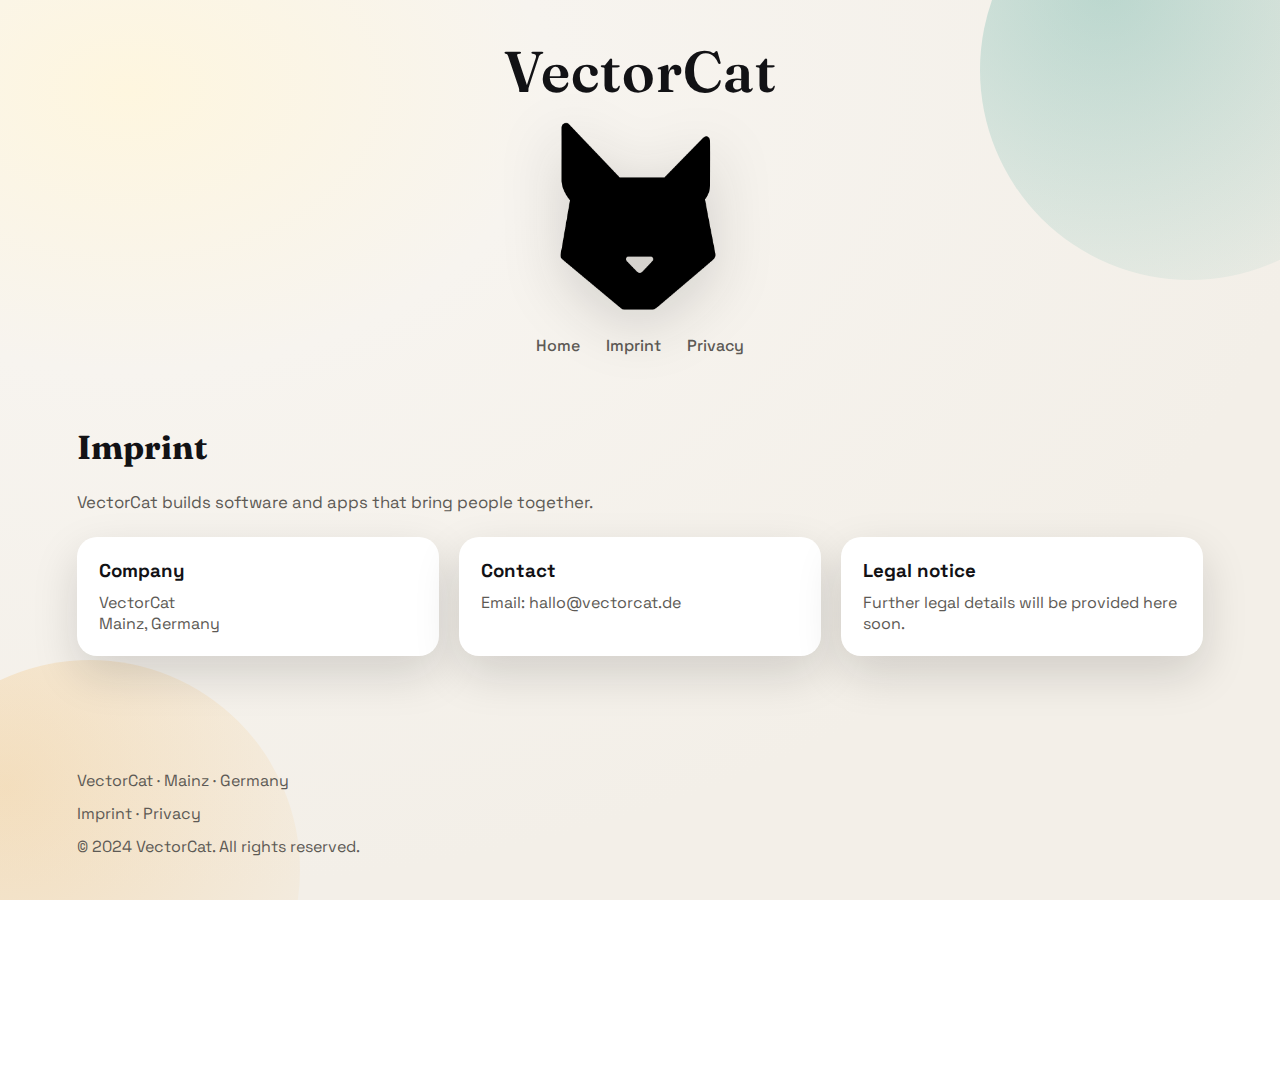
<file: imprint.html>
<!doctype html>
<html lang="en">
  <head>
    <meta charset="utf-8" />
    <meta name="viewport" content="width=device-width, initial-scale=1" />
    <title>Imprint · VectorCat</title>
    <meta name="description" content="Imprint for VectorCat." />
    <link rel="icon" type="image/png" href="Favicon_Space%20Rainbow%20Journey.png" />
    <link rel="preconnect" href="https://fonts.googleapis.com" />
    <link rel="preconnect" href="https://fonts.gstatic.com" crossorigin />
    <link
      href="https://fonts.googleapis.com/css2?family=Space+Grotesk:wght@400;500;600;700&family=Fraunces:opsz,wght@9..144,600&display=swap"
      rel="stylesheet"
    />
    <link rel="stylesheet" href="style.css" />
  </head>
  <body>
    <div class="page">
      <header>
        <nav class="nav">
          <div class="logo-block">
            <div class="brand">VectorCat</div>
            <img src="Logo_free_nose.png" alt="VectorCat logo" />
          </div>
          <div class="nav-links">
            <a href="index.html">Home</a>
            <a href="imprint.html">Imprint</a>
            <a href="privacy.html">Privacy</a>
          </div>
        </nav>
      </header>

      <main>
        <section class="section">
          <h2>Imprint</h2>
          <p class="section-lead">VectorCat builds software and apps that bring people together.</p>
          <div class="grid">
            <div class="card">
              <h3>Company</h3>
              <p>VectorCat</p>
              <p>Mainz, Germany</p>
            </div>
            <div class="card">
              <h3>Contact</h3>
              <p>Email: hallo@vectorcat.de</p>
            </div>
            <div class="card">
              <h3>Legal notice</h3>
              <p>Further legal details will be provided here soon.</p>
            </div>
          </div>
        </section>
      </main>

      <footer>
        <div>VectorCat · Mainz · Germany</div>
        <div>
          <a href="imprint.html">Imprint</a> · <a href="privacy.html">Privacy</a>
        </div>
        <div>© 2024 VectorCat. All rights reserved.</div>
      </footer>
    </div>
  </body>
</html>
</file>
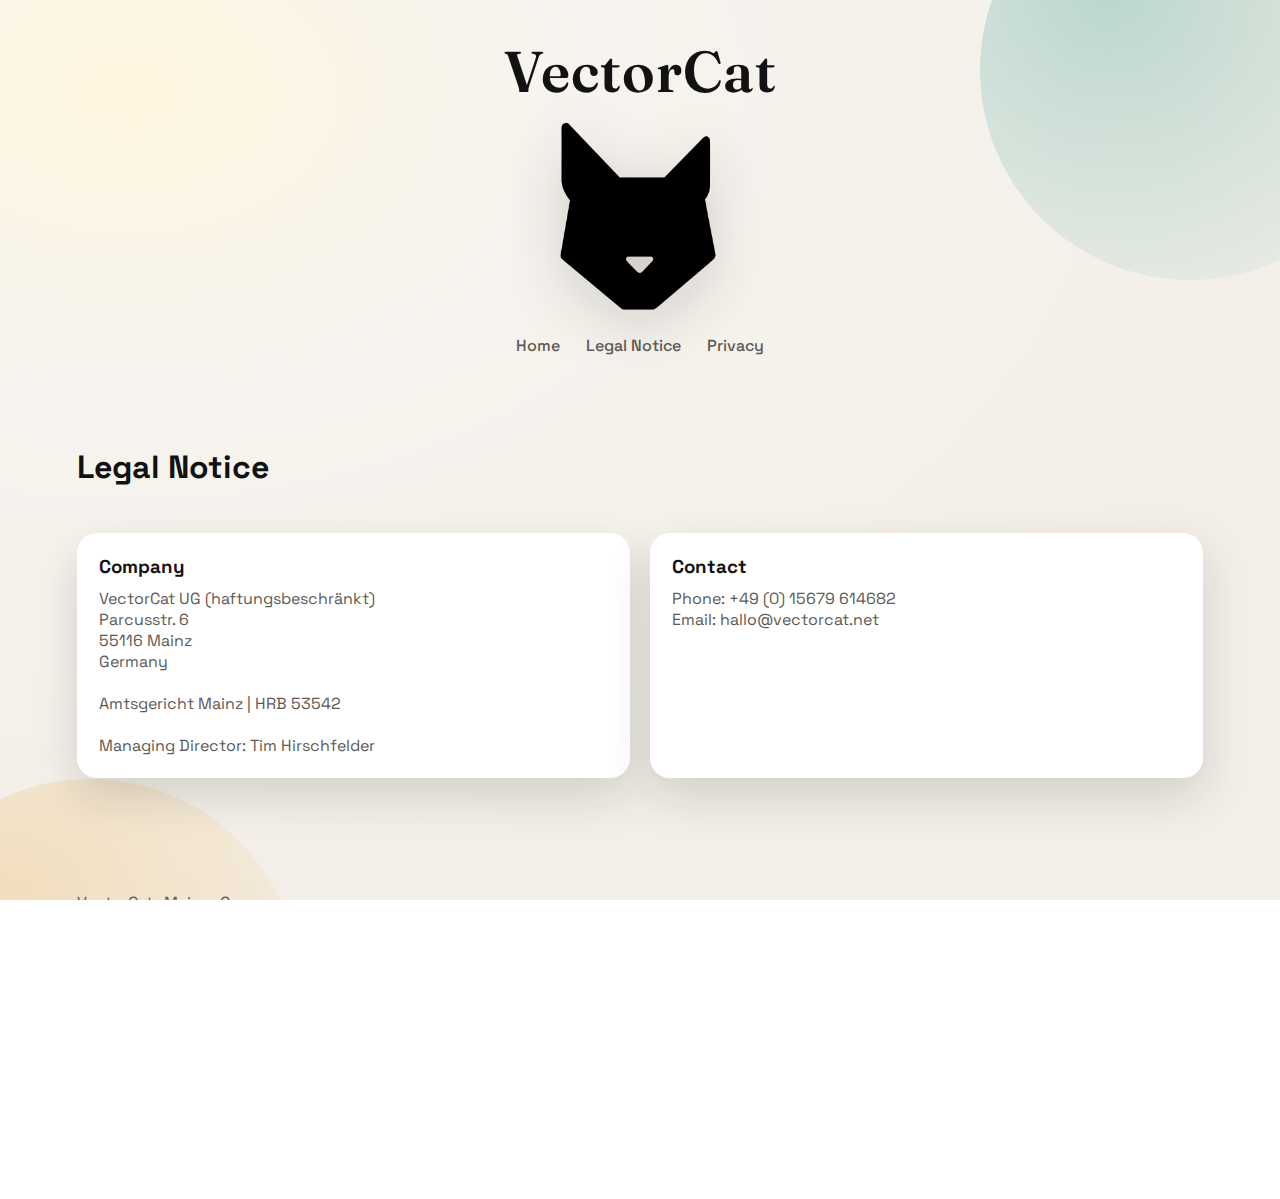
<file: legal-notice.html>
<!doctype html>
<html lang="en">

<head>
    <meta charset="utf-8" />
    <meta name="viewport" content="width=device-width, initial-scale=1" />
    <title>Imprint · VectorCat</title>
    <meta name="description" content="Imprint and legal notice for VectorCat." />
    <link rel="canonical" href="https://vectorcat.net/LegalNotice.html" />
    <meta name="robots" content="noindex,nofollow,noarchive,nosnippet" />
    <meta name="googlebot" content="noindex,nofollow,noarchive,nosnippet" />
    <meta name="bingbot" content="noindex,nofollow,noarchive,nosnippet" />
    <link rel="icon" type="image/png" href="Logo_free_nose.png" />
    <link rel="preconnect" href="https://fonts.googleapis.com" />
    <link rel="preconnect" href="https://fonts.gstatic.com" crossorigin />
    <link
        href="https://fonts.googleapis.com/css2?family=Space+Grotesk:wght@400;500;600;700&family=Fraunces:opsz,wght@9..144,600&display=swap"
        rel="stylesheet" />
    <link rel="stylesheet" href="style.css" />
</head>

<body>
    <div class="page">
        <header>
            <nav class="nav">
                <div class="logo-block">
                    <div class="brand">VectorCat</div>
                    <img src="Logo_free_nose.png" alt="VectorCat logo" />
                </div>
                <div class="nav-links">
                    <a href="index.html">Home</a>
                    <a href="legal-notice.html">Legal Notice</a>
                    <a href="privacy.html">Privacy</a>
                </div>
            </nav>
        </header>

        <main>
            <section class="section">
                <h1>Legal Notice</h1>
                
                <div class="grid">
                    <div class="card">
                        <h3>Company</h3>
                        <p>VectorCat UG (haftungsbeschränkt)</p>
                        <p>Parcusstr. 6 </p>
                        <p>55116 Mainz</p> 
                        <p>Germany</p>
                        <br>
                        <p>Amtsgericht Mainz | HRB 53542</p>
                        <br>
                        <p>Managing Director: Tim Hirschfelder</p>
                    </div>
                    <div class="card">
                        <h3>Contact</h3>
                        <p>Phone: +49 (0) 15679 614682</p>
                        <p>Email: hallo@vectorcat.net</p>
                    <!--</div>
                    <div class="card">
                        <h3>Legal notice</h3>
                        <p>Further legal details will be provided here soon.</p>
                    </div> -->
                </div>
            </section>
        </main>

        <footer>
            <div>VectorCat · Mainz · Germany</div>
            <div>
                <a href="legal-notice.html">Legal Notice</a> · <a href="privacy.html">Privacy</a>
            </div>
            <div>© 2025-2026 VectorCat. All rights reserved.</div>
        </footer>
    </div>
</body>

</html>
</file>
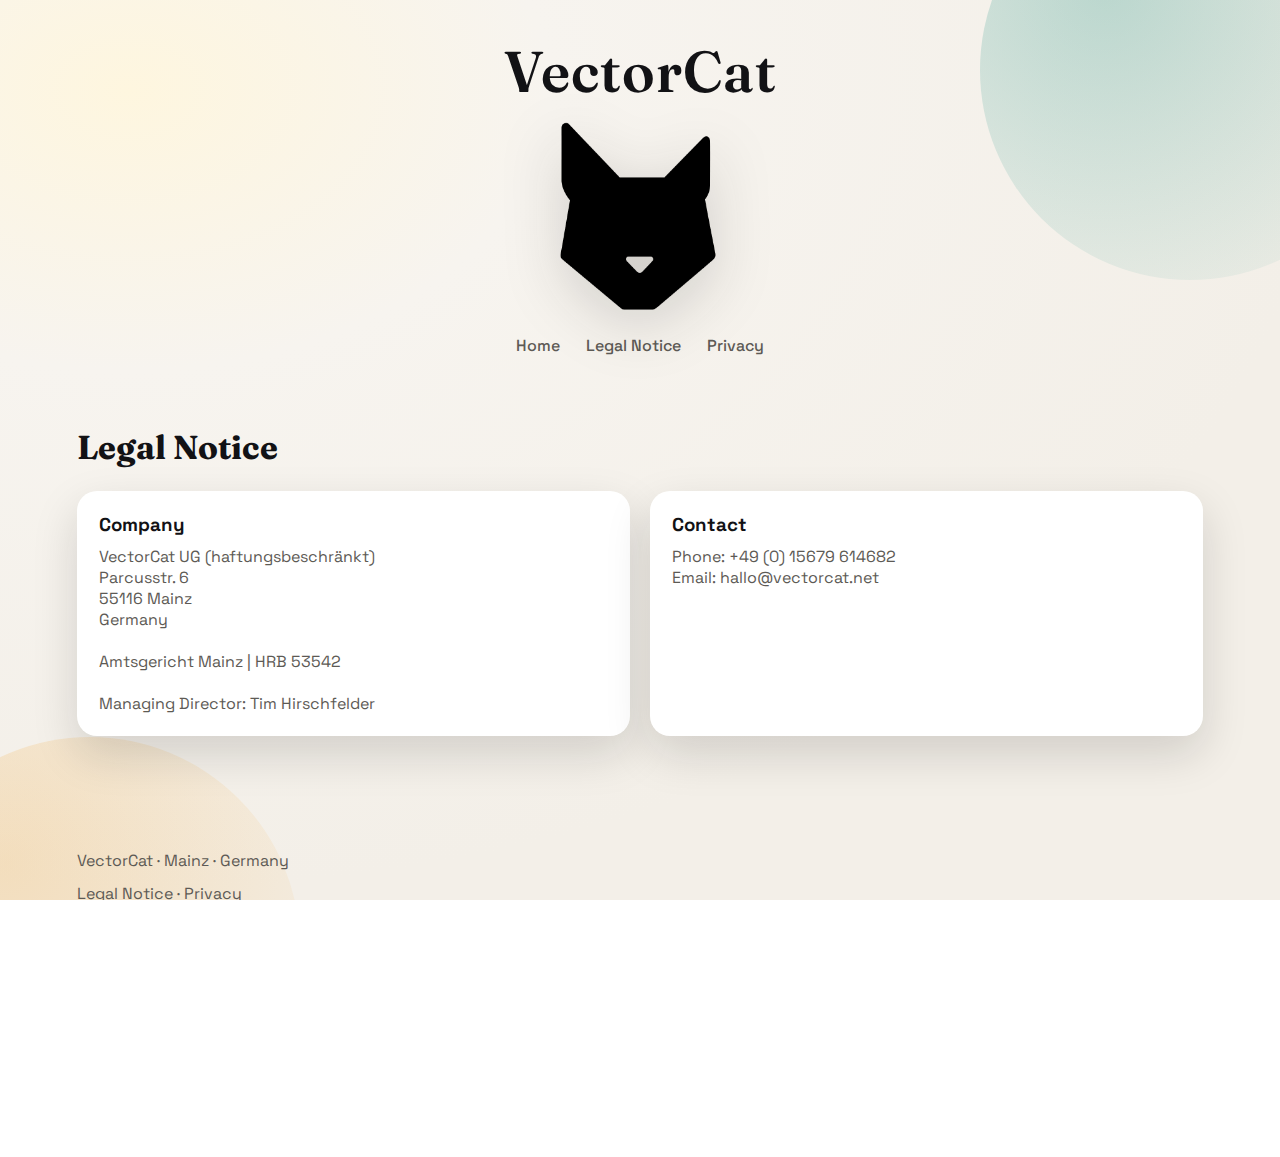
<file: LegalNotice.html>
<!doctype html>
<html lang="en">

<head>
    <meta charset="utf-8" />
    <meta name="viewport" content="width=device-width, initial-scale=1" />
    <title>Imprint · VectorCat</title>
    <meta name="description" content="Imprint for VectorCat." />
    <link rel="icon" type="image/png" href="Favicon_Space%20Rainbow%20Journey.png" />
    <link rel="preconnect" href="https://fonts.googleapis.com" />
    <link rel="preconnect" href="https://fonts.gstatic.com" crossorigin />
    <link
        href="https://fonts.googleapis.com/css2?family=Space+Grotesk:wght@400;500;600;700&family=Fraunces:opsz,wght@9..144,600&display=swap"
        rel="stylesheet" />
    <link rel="stylesheet" href="style.css" />
</head>

<body>
    <div class="page">
        <header>
            <nav class="nav">
                <div class="logo-block">
                    <div class="brand">VectorCat</div>
                    <img src="Logo_free_nose.png" alt="VectorCat logo" />
                </div>
                <div class="nav-links">
                    <a href="index.html">Home</a>
                    <a href="LegalNotice.html">Legal Notice</a>
                    <a href="privacy.html">Privacy</a>
                </div>
            </nav>
        </header>

        <main>
            <section class="section">
                <h2>Legal Notice</h2>
                
                <div class="grid">
                    <div class="card">
                        <h3>Company</h3>
                        <p>VectorCat UG (haftungsbeschränkt)</p>
                        <p>Parcusstr. 6 </p>
                        <p>55116 Mainz</p> 
                        <p>Germany</p>
                        <br>
                        <p>Amtsgericht Mainz | HRB 53542</p>
                        <br>
                        <p>Managing Director: Tim Hirschfelder</p>
                    </div>
                    <div class="card">
                        <h3>Contact</h3>
                        <p>Phone: +49 (0) 15679 614682</p>
                        <p>Email: hallo@vectorcat.net</p>
                    <!--</div>
                    <div class="card">
                        <h3>Legal notice</h3>
                        <p>Further legal details will be provided here soon.</p>
                    </div> -->
                </div>
            </section>
        </main>

        <footer>
            <div>VectorCat · Mainz · Germany</div>
            <div>
                <a href="LegalNotice.html">Legal Notice</a> · <a href="privacy.html">Privacy</a>
            </div>
            <div>© 2024 VectorCat. All rights reserved.</div>
        </footer>
    </div>
</body>

</html>
</file>
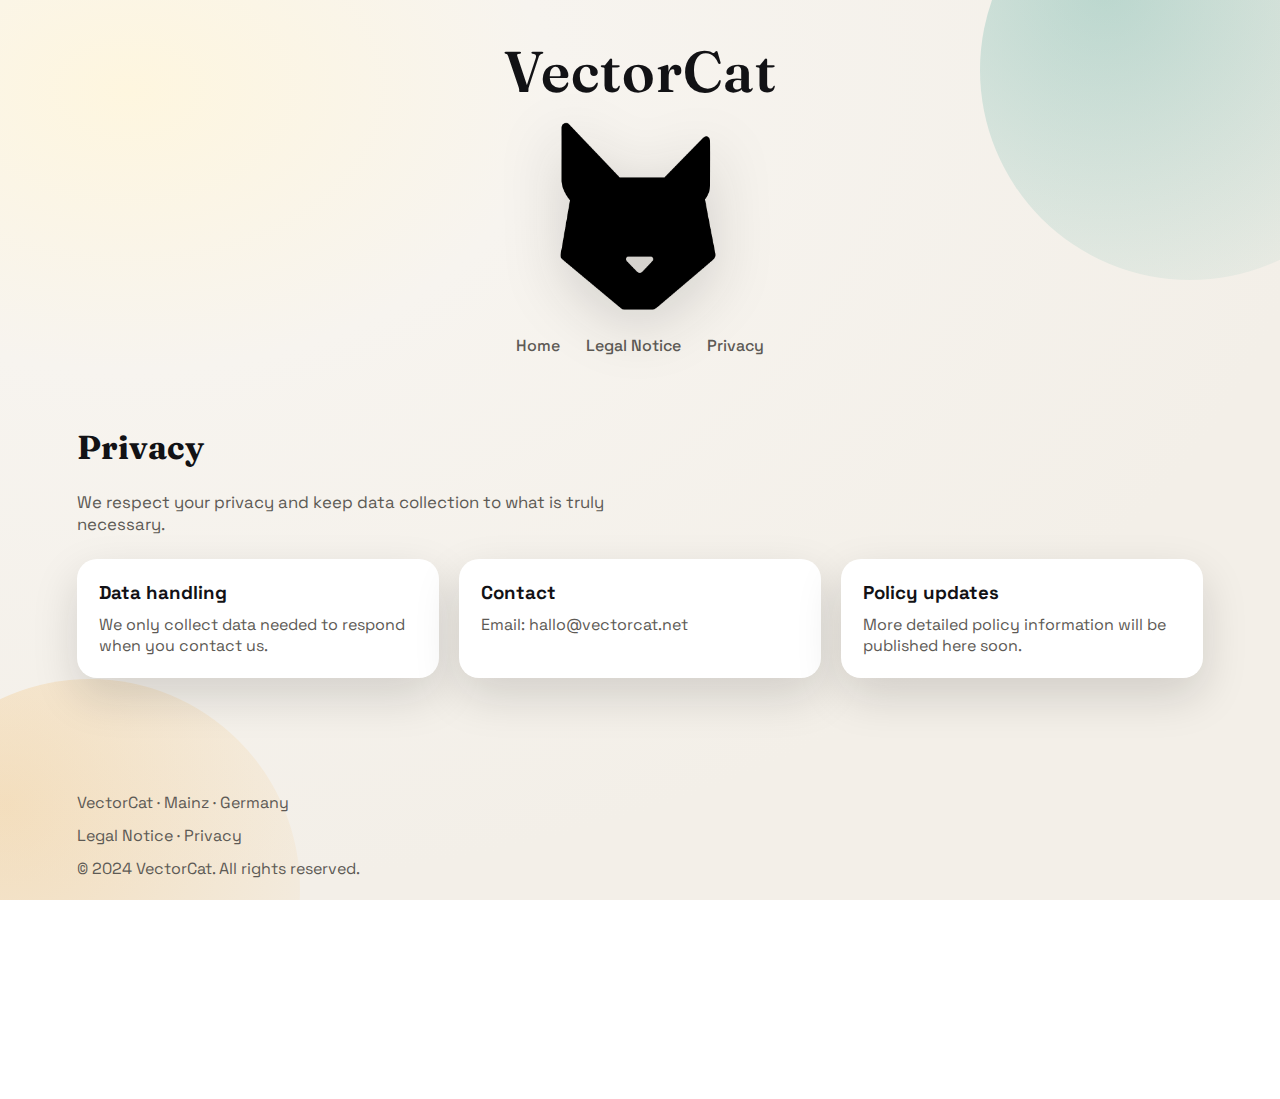
<file: privacy.html>
<!doctype html>
<html lang="en">
  <head>
    <meta charset="utf-8" />
    <meta name="viewport" content="width=device-width, initial-scale=1" />
    <title>Privacy · VectorCat</title>
    <meta name="description" content="Privacy policy for VectorCat." />
    <link rel="icon" type="image/png" href="Favicon_Space%20Rainbow%20Journey.png" />
    <link rel="preconnect" href="https://fonts.googleapis.com" />
    <link rel="preconnect" href="https://fonts.gstatic.com" crossorigin />
    <link
      href="https://fonts.googleapis.com/css2?family=Space+Grotesk:wght@400;500;600;700&family=Fraunces:opsz,wght@9..144,600&display=swap"
      rel="stylesheet"
    />
    <link rel="stylesheet" href="style.css" />
  </head>
  <body>
    <div class="page">
      <header>
        <nav class="nav">
          <div class="logo-block">
            <div class="brand">VectorCat</div>
            <img src="Logo_free_nose.png" alt="VectorCat logo" />
          </div>
          <div class="nav-links">
            <a href="index.html">Home</a>
            <a href="LegalNotice.html">Legal Notice</a>
            <a href="privacy.html">Privacy</a>
          </div>
        </nav>
      </header>

      <main>
        <section class="section">
          <h2>Privacy</h2>
          <p class="section-lead">
            We respect your privacy and keep data collection to what is truly necessary.
          </p>
          <div class="grid">
            <div class="card">
              <h3>Data handling</h3>
              <p>We only collect data needed to respond when you contact us.</p>
            </div>
            <div class="card">
              <h3>Contact</h3>
              <p>Email: hallo@vectorcat.net</p>
            </div>
            <div class="card">
              <h3>Policy updates</h3>
              <p>More detailed policy information will be published here soon.</p>
            </div>
          </div>
        </section>
      </main>

      <footer>
        <div>VectorCat · Mainz · Germany</div>
        <div>
          <a href="LegalNotice.html">Legal Notice</a> · <a href="privacy.html">Privacy</a>
        </div>
        <div>© 2024 VectorCat. All rights reserved.</div>
      </footer>
    </div>
  </body>
</html>
</file>
<file: style.css>
:root {
  --ink: #121215;
  --paper: #f7f4ef;
  --accent: #0f8a7b;
  --accent-2: #f2a93b;
  --muted: #5d5a55;
  --card: #ffffff;
  --shadow: 0 18px 45px rgba(18, 18, 21, 0.15);
}

* {
  box-sizing: border-box;
}

html,
body {
  height: 100%;
  overflow-x: hidden;
}

body {
  margin: 0;
  font-family: "Space Grotesk", "Helvetica Neue", Arial, sans-serif;
  color: var(--ink);
  background: radial-gradient(1200px 800px at 10% 10%, #fef6df 0%, #f7f4ef 35%, #f3efe8 100%);
  overflow-x: hidden;
}

a {
  color: inherit;
  text-decoration: none;
}

a.callout-link {
  display: inline-block;
  padding: 2px 10px;
  border-radius: 999px;
  background: rgba(15, 138, 123, 0.12);
  border: 1px solid rgba(15, 138, 123, 0.35);
  font-weight: 600;
  white-space: nowrap;
  transition: background 0.2s ease, box-shadow 0.2s ease;
}

a.callout-link:hover {
  background: rgba(15, 138, 123, 0.2);
  box-shadow: 0 6px 16px rgba(18, 18, 21, 0.12);
}

.page {
  min-height: 100vh;
  position: relative;
  overflow: visible;
}

.page::before,
.page::after {
  content: "";
  position: absolute;
  width: 420px;
  height: 420px;
  border-radius: 50%;
  background: radial-gradient(circle at 30% 30%, rgba(15, 138, 123, 0.25), rgba(15, 138, 123, 0));
  z-index: 0;
  pointer-events: none;
}

.page::before {
  top: -140px;
  right: -120px;
}

.page::after {
  bottom: -180px;
  left: -120px;
  background: radial-gradient(circle at 30% 30%, rgba(242, 169, 59, 0.25), rgba(242, 169, 59, 0));
}

header {
  position: relative;
  z-index: 1;
  padding: 36px 6vw 0;
}

.nav {
  display: grid;
  justify-items: center;
  gap: 18px;
  text-align: center;
}

.brand {
  font-family: "Fraunces", "Times New Roman", serif;
  font-size: clamp(2.2rem, 5vw, 3.6rem);
  font-weight: 600;
  letter-spacing: 1px;
}

.nav-links {
  display: flex;
  gap: 26px;
  font-weight: 500;
  color: var(--muted);
}

.cta {
  background: var(--ink);
  color: white;
  padding: 12px 20px;
  border-radius: 999px;
  font-weight: 600;
  transition: transform 0.2s ease, box-shadow 0.2s ease;
}

.cta:hover {
  transform: translateY(-2px);
  box-shadow: 0 12px 25px rgba(18, 18, 21, 0.2);
}

main {
  position: relative;
  z-index: 1;
  padding: 70px 6vw 90px;
  display: grid;
  gap: 88px;
}

.hero {
  display: grid;
  grid-template-columns: repeat(auto-fit, minmax(260px, 1fr));
  gap: 36px;
  align-items: center;
}

.hero h1 {
  font-family: "Fraunces", "Times New Roman", serif;
  font-size: clamp(2.3rem, 4vw, 3.6rem);
  line-height: 1.1;
  margin: 0 0 20px;
}

.hero p {
  font-size: 1.1rem;
  color: var(--muted);
  margin: 0 0 28px;
}

.hero-actions {
  display: flex;
  gap: 16px;
  flex-wrap: wrap;
}

.ghost {
  border: 1px solid rgba(18, 18, 21, 0.2);
  padding: 12px 20px;
  border-radius: 999px;
  font-weight: 600;
}

.hero-card {
  background: var(--card);
  border-radius: 24px;
  padding: 26px;
  box-shadow: var(--shadow);
  display: grid;
  gap: 20px;
  animation: rise 0.9s ease both;
}

.hero-card span {
  font-size: 0.95rem;
  color: var(--muted);
}

.hero-card strong {
  font-size: 1.2rem;
}

.metrics {
  display: grid;
  grid-template-columns: repeat(auto-fit, minmax(140px, 1fr));
  gap: 12px;
}

.metric {
  background: #f8f8f6;
  border-radius: 16px;
  padding: 16px;
}

.metric h3 {
  margin: 0 0 6px;
  font-size: 1.2rem;
}

.section {
  display: grid;
  gap: 24px;
}

.section-lead {
  font-size: 1.05rem;
  color: var(--muted);
  margin: 0;
  max-width: 560px;
}

.section h2 {
  font-family: "Fraunces", "Times New Roman", serif;
  font-size: clamp(1.6rem, 2.6vw, 2.4rem);
  margin: 0;
}

.section p {
  color: var(--muted);
  margin: 0;
}

.privacy-content {
  display: grid;
  gap: 18px;
  max-width: 820px;
}

.privacy-content h2 {
  font-family: "Space Grotesk", "Helvetica Neue", Arial, sans-serif;
  font-size: clamp(1.2rem, 1.6vw, 1.6rem);
  margin: 14px 0 4px;
  color: var(--ink);
}

.privacy-content h3 {
  font-family: "Space Grotesk", "Helvetica Neue", Arial, sans-serif;
  font-size: 1rem;
  margin: 10px 0 2px;
  color: var(--ink);
  text-transform: none;
}

.privacy-content p {
  color: var(--muted);
  line-height: 1.7;
}

.privacy-content .fixed-message {
  color: var(--ink);
}

.privacy-content ul {
  margin: 0;
  padding-left: 1.2rem;
  color: var(--muted);
  display: grid;
  gap: 6px;
}

.privacy-content li {
  line-height: 1.6;
}

.grid {
  display: grid;
  grid-template-columns: repeat(auto-fit, minmax(220px, 1fr));
  gap: 20px;
}

.card {
  background: var(--card);
  padding: 22px;
  border-radius: 20px;
  box-shadow: var(--shadow);
}

.card h3 {
  margin: 0 0 10px;
}

.tag {
  display: inline-flex;
  align-items: center;
  gap: 8px;
  background: rgba(15, 138, 123, 0.12);
  color: var(--accent);
  padding: 6px 12px;
  border-radius: 999px;
  font-size: 0.85rem;
  font-weight: 600;
}

.cta-band {
  background: linear-gradient(120deg, #0f8a7b, #1a5d57);
  color: white;
  padding: 32px;
  border-radius: 26px;
  display: grid;
  gap: 18px;
  align-items: center;
}

.cta-band p {
  margin: 0;
  color: rgba(255, 255, 255, 0.85);
}

.cta-band .cta {
  background: white;
  color: #0f5a52;
}

footer {
  position: relative;
  z-index: 1;
  padding: 24px 6vw 40px;
  color: var(--muted);
  display: grid;
  gap: 12px;
}

.logo-block {
  display: grid;
  gap: 10px;
  justify-items: center;
}

.logo-block img {
  width: min(200px, 60vw);
  height: auto;
  filter: drop-shadow(0 14px 30px rgba(18, 18, 21, 0.16));
}

.carousel {
  display: grid;
  gap: 18px;
  position: relative;
  width: min(50vw, 640px);
  margin: 0 auto;
}

.carousel-track {
  display: grid;
  grid-auto-flow: column;
  grid-auto-columns: 100%;
  gap: 22px;
  overflow-x: auto;
  overflow-y: hidden;
  padding: 10px 0 30px;
  scroll-snap-type: x mandatory;
  scroll-behavior: smooth;
  scrollbar-width: none;
  -ms-overflow-style: none;
}

.carousel-track::-webkit-scrollbar {
  display: none;
}


.app-card {
  scroll-snap-align: center;
  background: var(--card);
  border-radius: 22px;
  padding: 22px;
  box-shadow: var(--shadow);
  display: grid;
  gap: 14px;
  min-height: 220px;
  justify-items: center;
  text-align: center;
}

.app-badge {
  display: inline-flex;
  align-items: center;
  gap: 10px;
  background: rgba(242, 169, 59, 0.18);
  color: #b66f0b;
  padding: 6px 12px;
  border-radius: 999px;
  font-weight: 600;
  font-size: 0.85rem;
  width: fit-content;
}

.app-card img {
  width: 100%;
  max-width: 240px;
  height: auto;
  border-radius: 18px;
  box-shadow: 0 10px 20px rgba(18, 18, 21, 0.18);
  background: #ffffff;
}

.app-placeholder {
  width: 100%;
  max-width: 240px;
  height: 140px;
  border-radius: 18px;
  background: linear-gradient(140deg, rgba(15, 138, 123, 0.12), rgba(242, 169, 59, 0.18));
  box-shadow: 0 10px 20px rgba(18, 18, 21, 0.08);
}

.carousel-controls {
  display: flex;
  justify-content: center;
  gap: 12px;
}

.carousel-button {
  border: 1px solid rgba(18, 18, 21, 0.2);
  background: white;
  color: var(--ink);
  padding: 10px 18px;
  border-radius: 999px;
  font-weight: 600;
  cursor: pointer;
  transition: transform 0.2s ease, box-shadow 0.2s ease;
}

.carousel-button:hover {
  transform: translateY(-2px);
  box-shadow: 0 12px 25px rgba(18, 18, 21, 0.15);
}

.carousel-arrow {
  position: absolute;
  top: 50%;
  transform: translateY(-50%);
  border: 1px solid rgba(18, 18, 21, 0.2);
  background: white;
  color: var(--ink);
  width: 44px;
  height: 44px;
  border-radius: 50%;
  font-weight: 700;
  cursor: pointer;
  box-shadow: 0 10px 20px rgba(18, 18, 21, 0.12);
}

.carousel-arrow-left {
  left: 0;
}

.carousel-arrow-right {
  right: 0;
}

.carousel-dots {
  display: flex;
  justify-content: center;
  gap: 10px;
}

.carousel-dot {
  width: 10px;
  height: 10px;
  border-radius: 999px;
  border: none;
  background: rgba(18, 18, 21, 0.2);
  cursor: pointer;
}

.carousel-dot.is-active {
  background: var(--ink);
}

.footer-spacer {
  height: 60px;
}

.contact-grid {
  display: grid;
  gap: 16px;
}

details.card {
  padding: 0;
}

details.card summary {
  list-style: none;
  cursor: pointer;
  padding: 18px 22px;
  font-weight: 600;
  display: flex;
  align-items: center;
  justify-content: space-between;
}

details.card summary::-webkit-details-marker {
  display: none;
}

details.card summary::after {
  content: "▼";
  font-size: 0.85rem;
  color: var(--muted);
}

details.card[open] summary::after {
  content: "▲";
}

details.card form {
  padding: 0 22px 22px;
  display: grid;
  gap: 14px;
}

details.card label {
  font-weight: 600;
}

details.card input,
details.card select,
details.card textarea {
  width: 100%;
  padding: 12px 14px;
  border-radius: 12px;
  border: 1px solid rgba(18, 18, 21, 0.18);
  background: #ffffff;
  font-family: inherit;
  font-size: 1rem;
  color: var(--ink);
}

details.card textarea {
  resize: vertical;
  min-height: 120px;
}

details.card button {
  justify-self: start;
  border: none;
  border-radius: 999px;
  background: var(--accent);
  color: white;
  padding: 12px 22px;
  font-weight: 600;
  cursor: pointer;
  transition: transform 0.2s ease, box-shadow 0.2s ease;
}

details.card button:hover {
  transform: translateY(-2px);
  box-shadow: 0 12px 25px rgba(18, 18, 21, 0.16);
}

.location {
  font-weight: 600;
  color: rgba(255, 255, 255, 0.9);
}

@keyframes rise {
  from {
    opacity: 0;
    transform: translateY(20px);
  }
  to {
    opacity: 1;
    transform: translateY(0);
  }
}

@media (max-width: 820px) {
  .nav-links {
    flex-wrap: wrap;
    justify-content: center;
  }
}

@media (max-width: 600px) {
  .hero-actions {
    flex-direction: column;
    align-items: flex-start;
  }

  .carousel-track {
    grid-auto-columns: 100%;
  }

  .carousel {
    width: 100%;
  }
}
</file>
